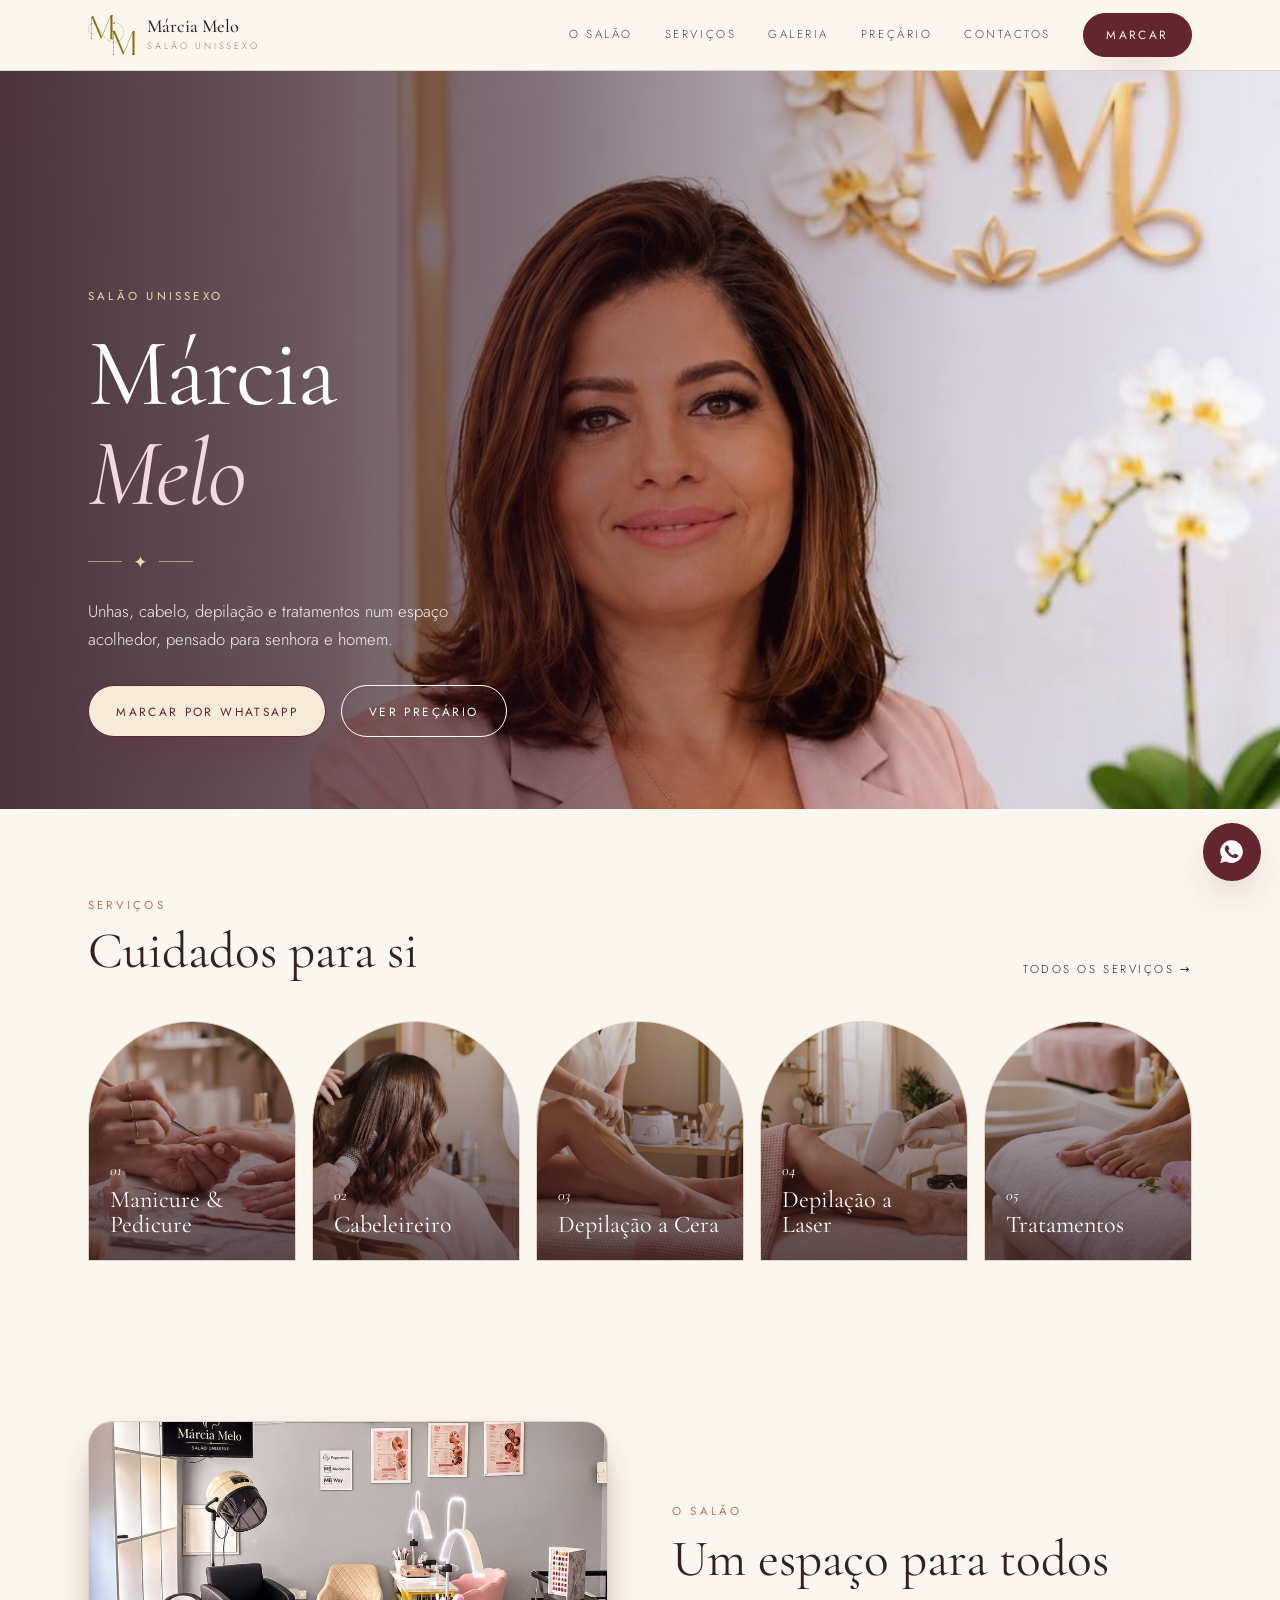
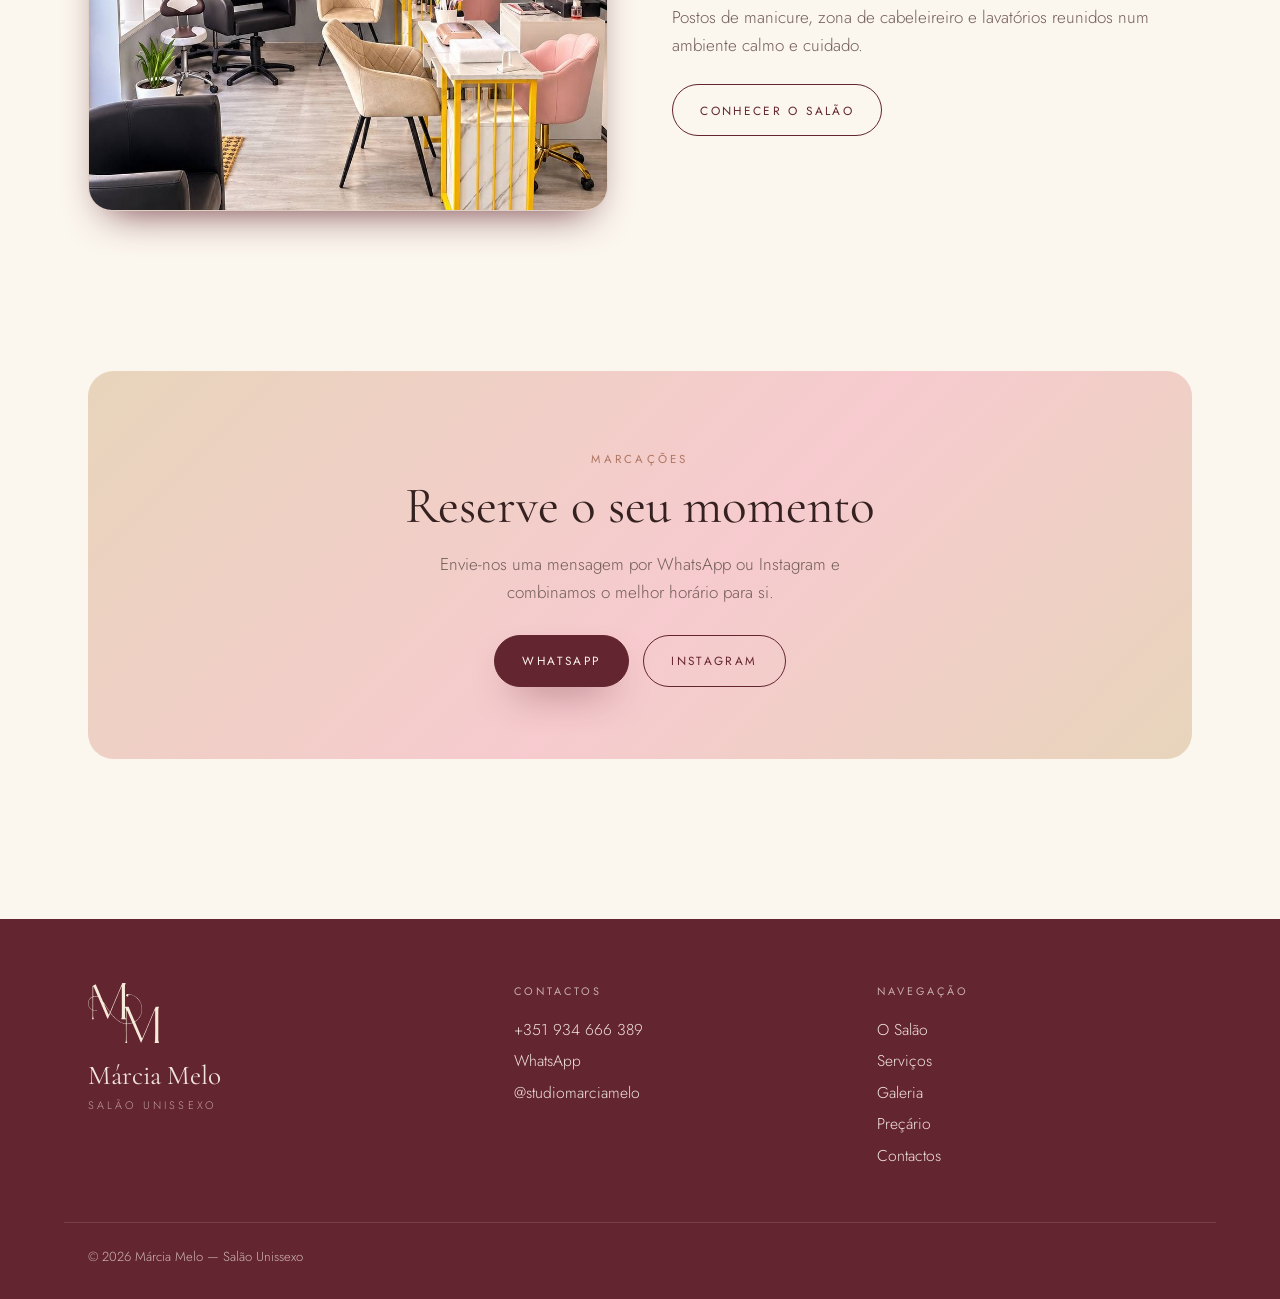
<file: index.html>
<!doctype html><html lang="pt-PT"><head><meta charset="utf-8"><meta name="viewport" content="width=device-width,initial-scale=1">
<title>Márcia Melo — Salão Unissexo</title><meta name="description" content="Márcia Melo — Salão Unissexo: unhas, cabelo, depilação a cera e a laser e tratamentos, para senhora e homem. Marcações por WhatsApp."><meta name="theme-color" content="#5e2230">
<meta property="og:type" content="website"><meta property="og:title" content="Márcia Melo — Salão Unissexo"><meta property="og:description" content="Márcia Melo — Salão Unissexo: unhas, cabelo, depilação a cera e a laser e tratamentos, para senhora e homem. Marcações por WhatsApp."><meta property="og:image" content="img/salao-interior.jpg"><meta property="og:locale" content="pt_PT">
<link rel="icon" href="img/favicon.svg" type="image/svg+xml"><link rel="stylesheet" href="css/fonts.css"><link rel="stylesheet" href="css/style.css">
<script type="application/ld+json">{"@context": "https://schema.org", "@type": "BeautySalon", "name": "Márcia Melo — Salão Unissexo", "telephone": "+351934666389", "sameAs": ["https://www.instagram.com/studiomarciamelo/"], "description": "Márcia Melo — Salão Unissexo: unhas, cabelo, depilação a cera e a laser e tratamentos, para senhora e homem. Marcações por WhatsApp.", "image": "img/salao-interior.jpg", "areaServed": "PT"}</script></head><body>
<header><div class="wrap nav"><a class="brand" href="index.html" aria-label="Márcia Melo — início"><img src="img/mm-ouro.svg" alt="" class="mm" height="40"><span><b>Márcia Melo</b><small>Salão Unissexo</small></span></a><button class="menu" aria-expanded="false" aria-controls="nav">Menu</button>
<nav class="links" id="nav" aria-label="Principal"><a href="sobre.html">O Salão</a><a href="servicos.html">Serviços</a><a href="galeria.html">Galeria</a><a href="precos.html">Preçário</a><a href="contactos.html">Contactos</a></nav><a class="btn solid" href="https://wa.me/351934666389?text=Ol%C3%A1!%20Gostaria%20de%20marcar%20um%20hor%C3%A1rio." target="_blank" rel="noopener">Marcar</a></div></header>
<main><div class="hero"><img class="hero-bg" src="img/marcia-fundo.jpg" alt="Márcia Melo no seu salão" width="1049" height="1280" fetchpriority="high"><div class="wrap"><div><span class="eyebrow">Salão unissexo</span><h1>Márcia <em>Melo</em></h1><div class="orn">✦</div>
<p>Unhas, cabelo, depilação e tratamentos num espaço acolhedor, pensado para senhora e homem.</p><div class="cta"><a class="btn solid" href="https://wa.me/351934666389?text=Ol%C3%A1!%20Gostaria%20de%20marcar%20um%20hor%C3%A1rio." target="_blank" rel="noopener">Marcar por WhatsApp</a><a class="btn line" href="precos.html">Ver preçário</a></div></div></div></div>
<section><div class="wrap"><div class="head"><div><span class="eyebrow">Serviços</span><h2>Cuidados para si</h2></div><a href="servicos.html">Todos os serviços →</a></div><div class="cards"><a class="card" href="servicos.html" style="--bg:url(../img/serv-manicure.jpg)"><i>01</i><h3>Manicure &amp; Pedicure</h3></a><a class="card" href="servicos.html" style="--bg:url(../img/serv-cabelo.jpg)"><i>02</i><h3>Cabeleireiro</h3></a><a class="card" href="servicos.html" style="--bg:url(../img/serv-cera.jpg)"><i>03</i><h3>Depilação a Cera</h3></a><a class="card" href="servicos.html" style="--bg:url(../img/serv-laser.jpg)"><i>04</i><h3>Depilação a Laser</h3></a><a class="card" href="servicos.html" style="--bg:url(../img/serv-pedicure.jpg)"><i>05</i><h3>Tratamentos</h3></a></div></div></section>
<section><div class="wrap split"><div class="frame"><img src="img/salao-interior.jpg" alt="Postos de manicure e cadeiras do salão" loading="lazy" decoding="async"></div><div><span class="eyebrow">O Salão</span><h2>Um espaço para todos</h2><p>Postos de manicure, zona de cabeleireiro e lavatórios reunidos num ambiente calmo e cuidado.</p><a class="btn line" href="sobre.html">Conhecer o salão</a></div></div></section><section><div class="wrap"><div class="band"><span class="eyebrow">Marcações</span><h2>Reserve o seu momento</h2><p>Envie-nos uma mensagem por WhatsApp ou Instagram e combinamos o melhor horário para si.</p>
<div class="cta"><a class="btn solid" href="https://wa.me/351934666389?text=Ol%C3%A1!%20Gostaria%20de%20marcar%20um%20hor%C3%A1rio." target="_blank" rel="noopener">WhatsApp</a><a class="btn line" href="https://www.instagram.com/studiomarciamelo/" target="_blank" rel="noopener">Instagram</a></div></div></div></section></main>
<footer><div class="wrap"><div><img src="img/mm-creme.svg" alt="" height="60" style="margin-bottom:1rem"><p class="nm">Márcia Melo<small>Salão Unissexo</small></p></div><div><h4>Contactos</h4><a href="tel:+351934666389">+351 934 666 389</a><a href="https://wa.me/351934666389?text=Ol%C3%A1!%20Gostaria%20de%20marcar%20um%20hor%C3%A1rio." target="_blank" rel="noopener">WhatsApp</a><a href="https://www.instagram.com/studiomarciamelo/" target="_blank" rel="noopener">@studiomarciamelo</a></div>
<div><h4>Navegação</h4><a href="sobre.html">O Salão</a><a href="servicos.html">Serviços</a><a href="galeria.html">Galeria</a><a href="precos.html">Preçário</a><a href="contactos.html">Contactos</a></div></div><div class="wrap copy">© 2026 Márcia Melo — Salão Unissexo</div></footer>
<a class="fab" href="https://wa.me/351934666389?text=Ol%C3%A1!%20Gostaria%20de%20marcar%20um%20hor%C3%A1rio." target="_blank" rel="noopener" aria-label="Marcar por WhatsApp"><svg viewBox="0 0 24 24" fill="currentColor" aria-hidden="true"><path d="M12 2a10 10 0 0 0-8.6 15.1L2 22l5-1.3A10 10 0 1 0 12 2Zm5.8 14.2c-.2.7-1.4 1.3-2 1.4-.5.1-1.2.1-1.9-.1-.4-.1-1-.3-1.7-.6-3-1.3-4.9-4.3-5-4.5-.2-.2-1.2-1.6-1.2-3s.8-2.1 1-2.4c.3-.3.6-.4.8-.4h.6c.2 0 .4 0 .6.5l.9 2.2c.1.2.1.4 0 .6l-.3.5-.4.5c-.1.1-.3.3-.1.6.2.3.8 1.3 1.7 2.1 1.2 1 2.1 1.4 2.4 1.5.3.1.5.1.6-.1l.9-1c.2-.3.4-.2.7-.1l2 1c.3.1.5.2.5.3.1.2.1.8-.1 1.5Z"/></svg></a><script src="js/main.js" defer></script></body></html>
</file>
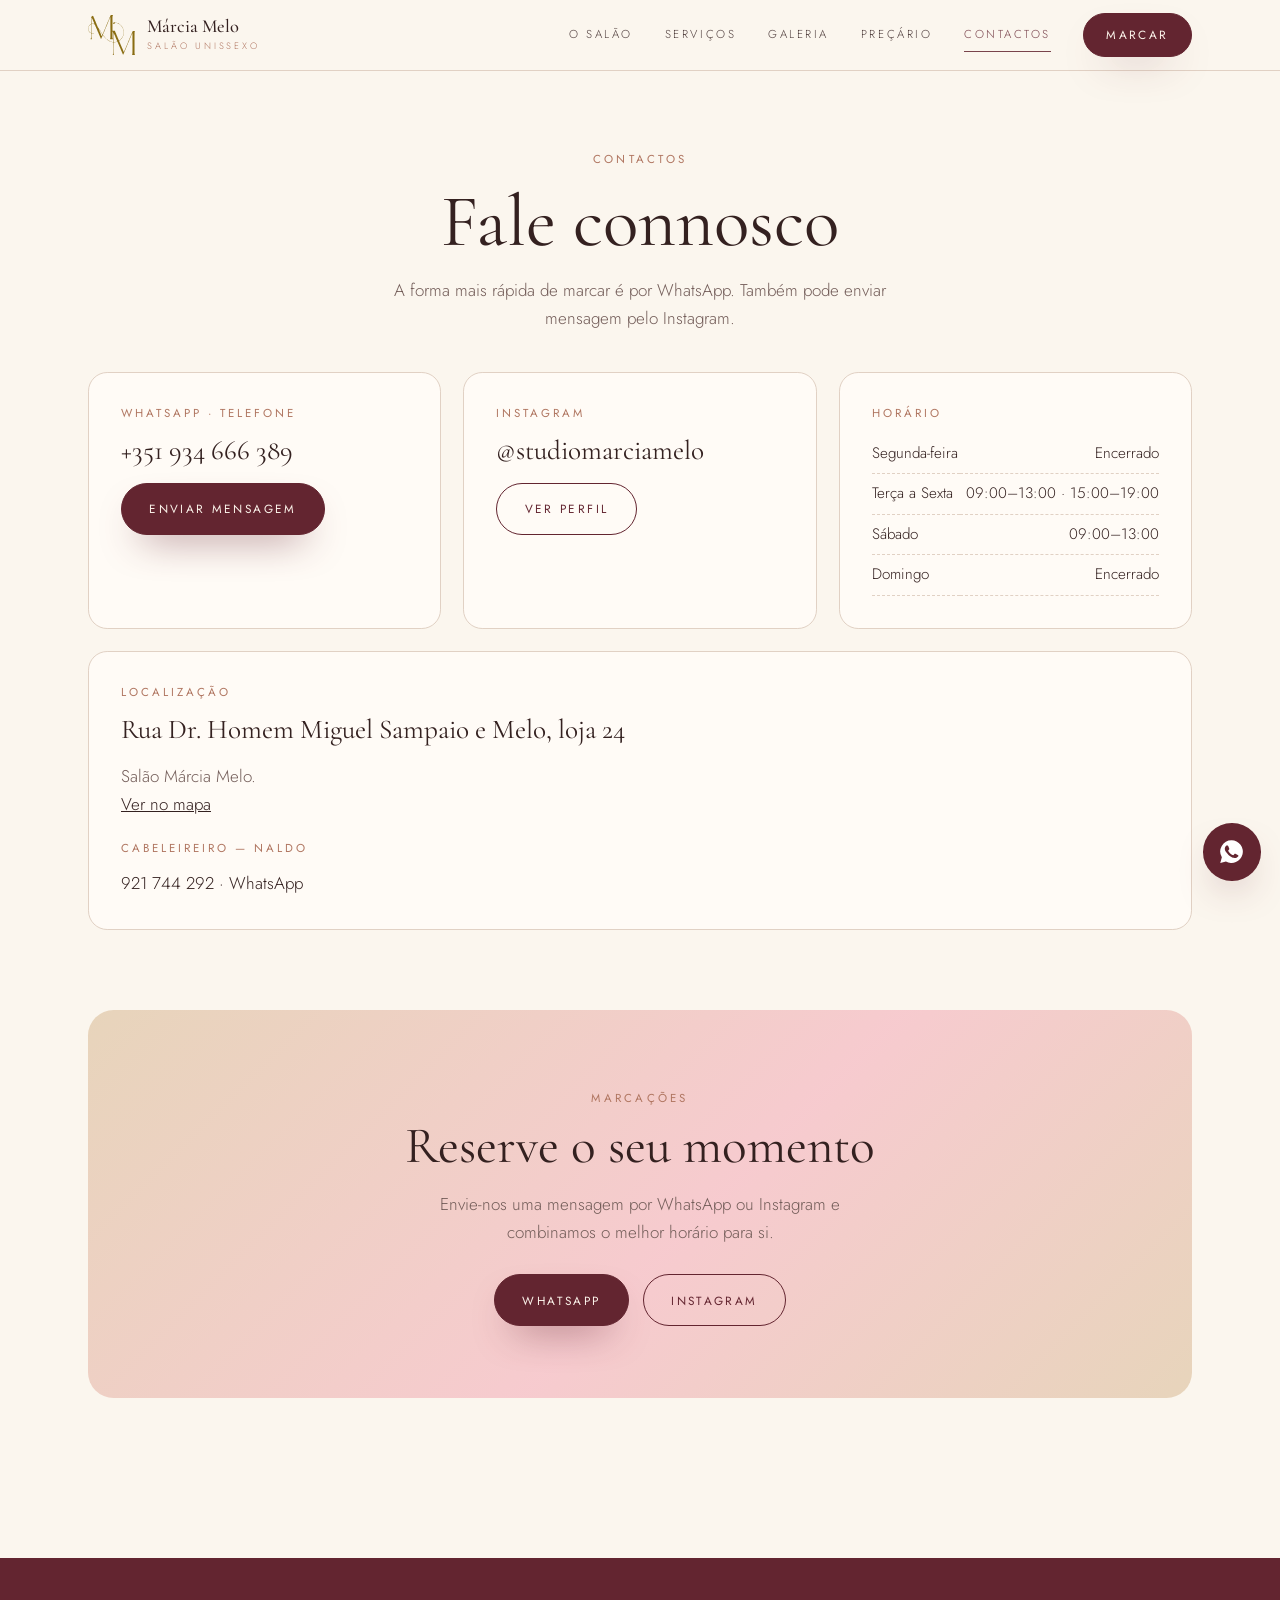
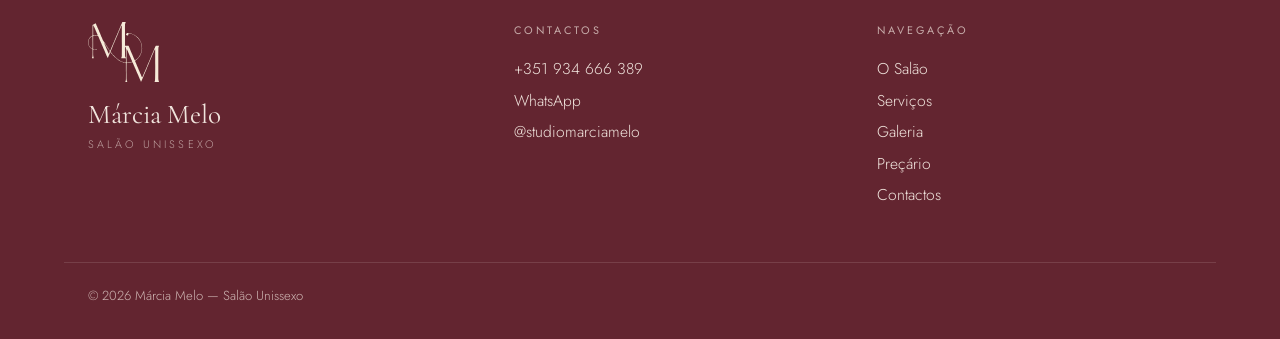
<file: contactos.html>
<!doctype html><html lang="pt-PT"><head><meta charset="utf-8"><meta name="viewport" content="width=device-width,initial-scale=1">
<title>Contactos — Márcia Melo</title><meta name="description" content="Márcia Melo — Salão Unissexo: unhas, cabelo, depilação a cera e a laser e tratamentos, para senhora e homem. Marcações por WhatsApp."><meta name="theme-color" content="#5e2230">
<meta property="og:type" content="website"><meta property="og:title" content="Contactos — Márcia Melo"><meta property="og:description" content="Márcia Melo — Salão Unissexo: unhas, cabelo, depilação a cera e a laser e tratamentos, para senhora e homem. Marcações por WhatsApp."><meta property="og:image" content="img/salao-interior.jpg"><meta property="og:locale" content="pt_PT">
<link rel="icon" href="img/favicon.svg" type="image/svg+xml"><link rel="stylesheet" href="css/fonts.css"><link rel="stylesheet" href="css/style.css">
<script type="application/ld+json">{"@context": "https://schema.org", "@type": "BeautySalon", "name": "Márcia Melo — Salão Unissexo", "telephone": "+351934666389", "sameAs": ["https://www.instagram.com/studiomarciamelo/"], "description": "Márcia Melo — Salão Unissexo: unhas, cabelo, depilação a cera e a laser e tratamentos, para senhora e homem. Marcações por WhatsApp.", "image": "img/salao-interior.jpg", "areaServed": "PT"}</script></head><body>
<header><div class="wrap nav"><a class="brand" href="index.html" aria-label="Márcia Melo — início"><img src="img/mm-ouro.svg" alt="" class="mm" height="40"><span><b>Márcia Melo</b><small>Salão Unissexo</small></span></a><button class="menu" aria-expanded="false" aria-controls="nav">Menu</button>
<nav class="links" id="nav" aria-label="Principal"><a href="sobre.html">O Salão</a><a href="servicos.html">Serviços</a><a href="galeria.html">Galeria</a><a href="precos.html">Preçário</a><a href="contactos.html" aria-current=page>Contactos</a></nav><a class="btn solid" href="https://wa.me/351934666389?text=Ol%C3%A1!%20Gostaria%20de%20marcar%20um%20hor%C3%A1rio." target="_blank" rel="noopener">Marcar</a></div></header>
<main><div class="page-head wrap"><span class="eyebrow">Contactos</span><h1>Fale connosco</h1><p>A forma mais rápida de marcar é por WhatsApp. Também pode enviar mensagem pelo Instagram.</p></div><div class="wrap contact"><div><h3>WhatsApp · Telefone</h3><a class="big" href="tel:+351934666389">+351 934 666 389</a><a class="btn solid" href="https://wa.me/351934666389?text=Ol%C3%A1!%20Gostaria%20de%20marcar%20um%20hor%C3%A1rio." target="_blank" rel="noopener">Enviar mensagem</a></div>
<div><h3>Instagram</h3><a class="big" href="https://www.instagram.com/studiomarciamelo/" target="_blank" rel="noopener">@studiomarciamelo</a><a class="btn line" href="https://www.instagram.com/studiomarciamelo/" target="_blank" rel="noopener">Ver perfil</a></div>
<div><h3>Horário</h3><table><tr><td>Segunda-feira</td><td>Encerrado</td></tr><tr><td>Terça a Sexta</td><td>09:00–13:00 · 15:00–19:00</td></tr><tr><td>Sábado</td><td>09:00–13:00</td></tr><tr><td>Domingo</td><td>Encerrado</td></tr></table></div></div>
<div class="wrap" style="margin-top:1.4rem"><div class="contact" style="grid-template-columns:1fr"><div><h3>Localização</h3><span class="big">Rua Dr. Homem Miguel Sampaio e Melo, loja 24</span><p style="color:var(--muted-fg)">Salão Márcia Melo.</p><p><a style="text-decoration:underline" href="https://www.google.com/maps/search/?api=1&query=Rua+Dr+Homem+Miguel+Sampaio+e+Melo+loja+24+Set%C3%BAbal" target="_blank" rel="noopener">Ver no mapa</a></p><h3 style="margin-top:1.4rem">Cabeleireiro — Naldo</h3><p><a href="tel:+351921744292">921 744 292</a> · <a href="https://wa.me/351921744292?text=Ol%C3%A1%20Naldo%2C%20gostava%20de%20marcar%20no%20cabeleireiro." target="_blank" rel="noopener">WhatsApp</a></p></div></div></div><section><div class="wrap"><div class="band"><span class="eyebrow">Marcações</span><h2>Reserve o seu momento</h2><p>Envie-nos uma mensagem por WhatsApp ou Instagram e combinamos o melhor horário para si.</p>
<div class="cta"><a class="btn solid" href="https://wa.me/351934666389?text=Ol%C3%A1!%20Gostaria%20de%20marcar%20um%20hor%C3%A1rio." target="_blank" rel="noopener">WhatsApp</a><a class="btn line" href="https://www.instagram.com/studiomarciamelo/" target="_blank" rel="noopener">Instagram</a></div></div></div></section></main>
<footer><div class="wrap"><div><img src="img/mm-creme.svg" alt="" height="60" style="margin-bottom:1rem"><p class="nm">Márcia Melo<small>Salão Unissexo</small></p></div><div><h4>Contactos</h4><a href="tel:+351934666389">+351 934 666 389</a><a href="https://wa.me/351934666389?text=Ol%C3%A1!%20Gostaria%20de%20marcar%20um%20hor%C3%A1rio." target="_blank" rel="noopener">WhatsApp</a><a href="https://www.instagram.com/studiomarciamelo/" target="_blank" rel="noopener">@studiomarciamelo</a></div>
<div><h4>Navegação</h4><a href="sobre.html">O Salão</a><a href="servicos.html">Serviços</a><a href="galeria.html">Galeria</a><a href="precos.html">Preçário</a><a href="contactos.html">Contactos</a></div></div><div class="wrap copy">© 2026 Márcia Melo — Salão Unissexo</div></footer>
<a class="fab" href="https://wa.me/351934666389?text=Ol%C3%A1!%20Gostaria%20de%20marcar%20um%20hor%C3%A1rio." target="_blank" rel="noopener" aria-label="Marcar por WhatsApp"><svg viewBox="0 0 24 24" fill="currentColor" aria-hidden="true"><path d="M12 2a10 10 0 0 0-8.6 15.1L2 22l5-1.3A10 10 0 1 0 12 2Zm5.8 14.2c-.2.7-1.4 1.3-2 1.4-.5.1-1.2.1-1.9-.1-.4-.1-1-.3-1.7-.6-3-1.3-4.9-4.3-5-4.5-.2-.2-1.2-1.6-1.2-3s.8-2.1 1-2.4c.3-.3.6-.4.8-.4h.6c.2 0 .4 0 .6.5l.9 2.2c.1.2.1.4 0 .6l-.3.5-.4.5c-.1.1-.3.3-.1.6.2.3.8 1.3 1.7 2.1 1.2 1 2.1 1.4 2.4 1.5.3.1.5.1.6-.1l.9-1c.2-.3.4-.2.7-.1l2 1c.3.1.5.2.5.3.1.2.1.8-.1 1.5Z"/></svg></a><script src="js/main.js" defer></script></body></html>
</file>
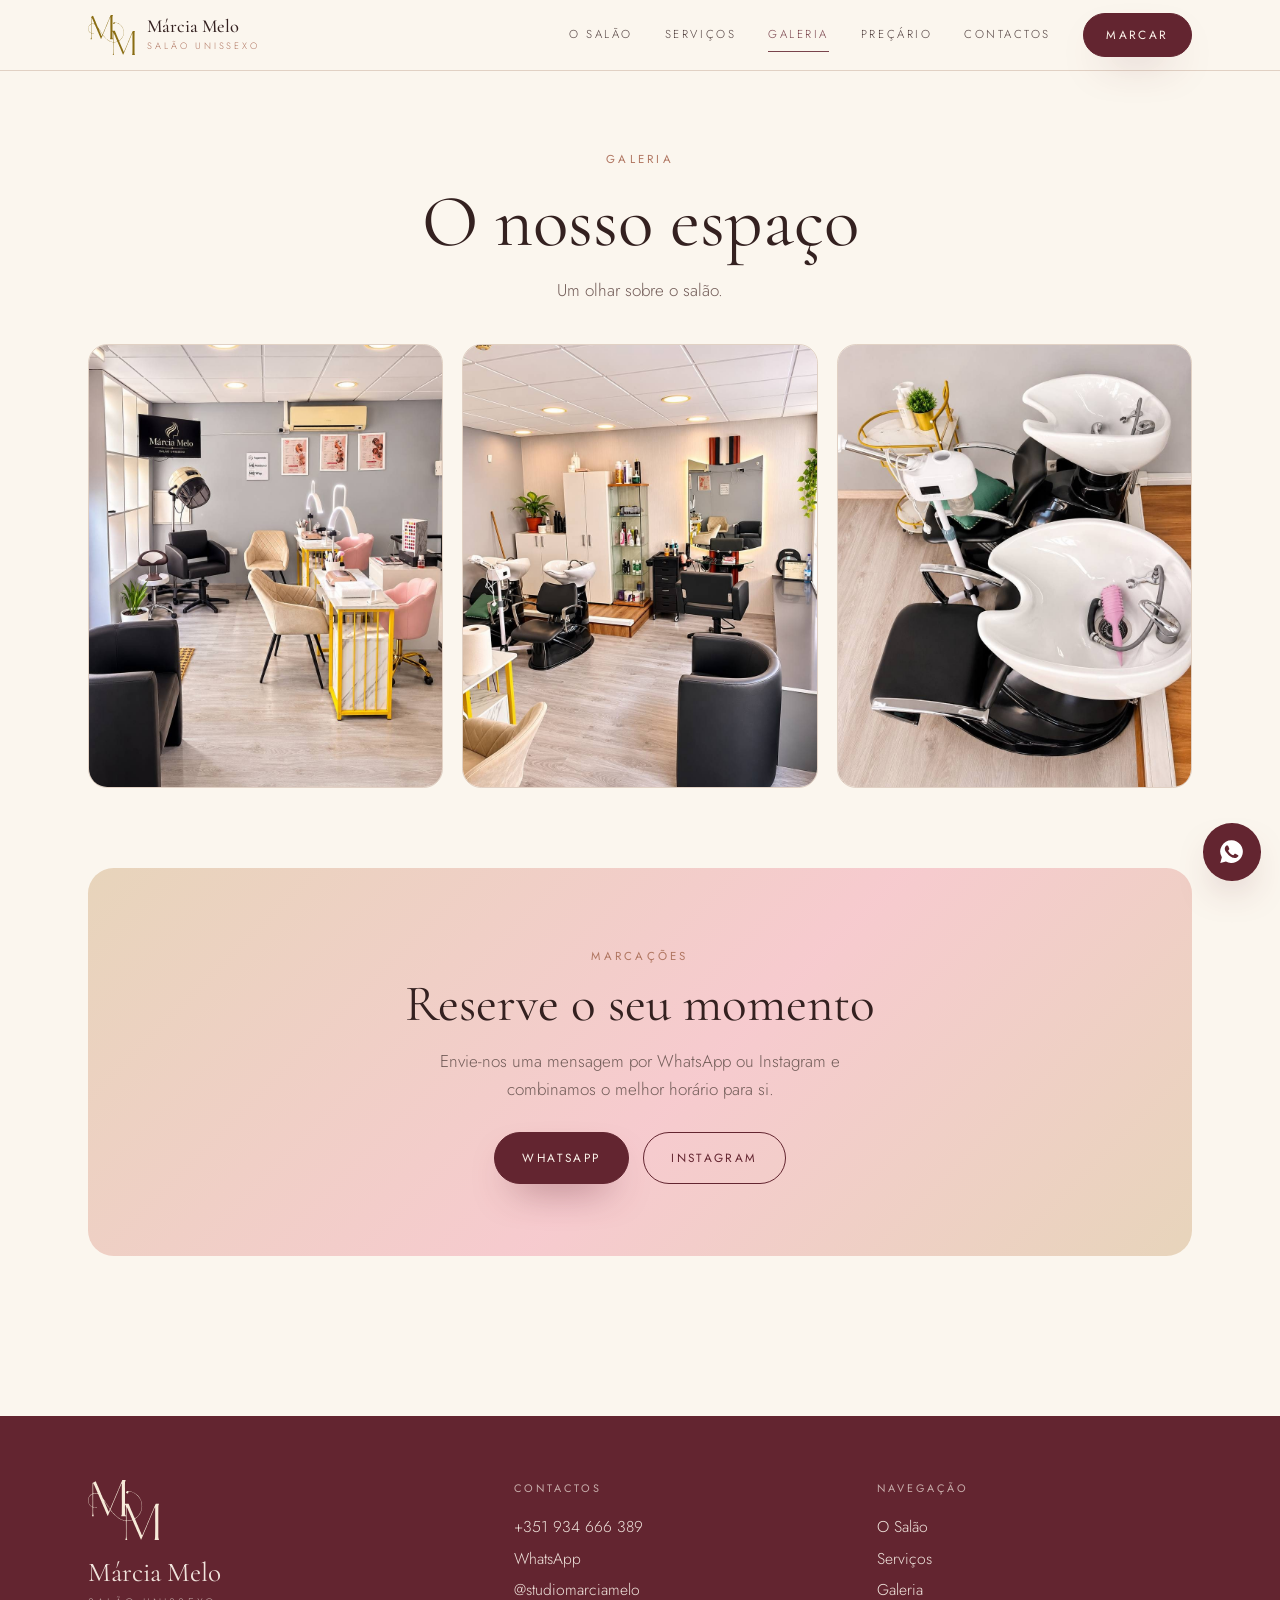
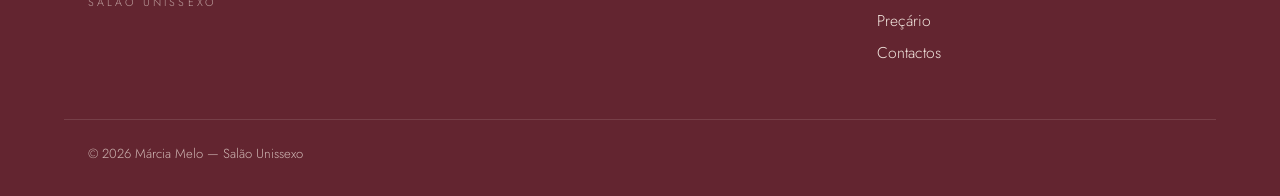
<file: galeria.html>
<!doctype html><html lang="pt-PT"><head><meta charset="utf-8"><meta name="viewport" content="width=device-width,initial-scale=1">
<title>Galeria — Márcia Melo</title><meta name="description" content="Márcia Melo — Salão Unissexo: unhas, cabelo, depilação a cera e a laser e tratamentos, para senhora e homem. Marcações por WhatsApp."><meta name="theme-color" content="#5e2230">
<meta property="og:type" content="website"><meta property="og:title" content="Galeria — Márcia Melo"><meta property="og:description" content="Márcia Melo — Salão Unissexo: unhas, cabelo, depilação a cera e a laser e tratamentos, para senhora e homem. Marcações por WhatsApp."><meta property="og:image" content="img/salao-interior.jpg"><meta property="og:locale" content="pt_PT">
<link rel="icon" href="img/favicon.svg" type="image/svg+xml"><link rel="stylesheet" href="css/fonts.css"><link rel="stylesheet" href="css/style.css">
<script type="application/ld+json">{"@context": "https://schema.org", "@type": "BeautySalon", "name": "Márcia Melo — Salão Unissexo", "telephone": "+351934666389", "sameAs": ["https://www.instagram.com/studiomarciamelo/"], "description": "Márcia Melo — Salão Unissexo: unhas, cabelo, depilação a cera e a laser e tratamentos, para senhora e homem. Marcações por WhatsApp.", "image": "img/salao-interior.jpg", "areaServed": "PT"}</script></head><body>
<header><div class="wrap nav"><a class="brand" href="index.html" aria-label="Márcia Melo — início"><img src="img/mm-ouro.svg" alt="" class="mm" height="40"><span><b>Márcia Melo</b><small>Salão Unissexo</small></span></a><button class="menu" aria-expanded="false" aria-controls="nav">Menu</button>
<nav class="links" id="nav" aria-label="Principal"><a href="sobre.html">O Salão</a><a href="servicos.html">Serviços</a><a href="galeria.html" aria-current=page>Galeria</a><a href="precos.html">Preçário</a><a href="contactos.html">Contactos</a></nav><a class="btn solid" href="https://wa.me/351934666389?text=Ol%C3%A1!%20Gostaria%20de%20marcar%20um%20hor%C3%A1rio." target="_blank" rel="noopener">Marcar</a></div></header>
<main><div class="page-head wrap"><span class="eyebrow">Galeria</span><h1>O nosso espaço</h1><p>Um olhar sobre o salão.</p></div><div class="wrap"><div class="gal"><figure><img src="img/salao-interior.jpg" alt="Fotografia do salão Márcia Melo" loading="lazy" decoding="async"></figure><figure><img src="img/salao-cabelo.jpg" alt="Fotografia do salão Márcia Melo" loading="lazy" decoding="async"></figure><figure><img src="img/lavatorios.jpg" alt="Fotografia do salão Márcia Melo" loading="lazy" decoding="async"></figure></div></div><section><div class="wrap"><div class="band"><span class="eyebrow">Marcações</span><h2>Reserve o seu momento</h2><p>Envie-nos uma mensagem por WhatsApp ou Instagram e combinamos o melhor horário para si.</p>
<div class="cta"><a class="btn solid" href="https://wa.me/351934666389?text=Ol%C3%A1!%20Gostaria%20de%20marcar%20um%20hor%C3%A1rio." target="_blank" rel="noopener">WhatsApp</a><a class="btn line" href="https://www.instagram.com/studiomarciamelo/" target="_blank" rel="noopener">Instagram</a></div></div></div></section></main>
<footer><div class="wrap"><div><img src="img/mm-creme.svg" alt="" height="60" style="margin-bottom:1rem"><p class="nm">Márcia Melo<small>Salão Unissexo</small></p></div><div><h4>Contactos</h4><a href="tel:+351934666389">+351 934 666 389</a><a href="https://wa.me/351934666389?text=Ol%C3%A1!%20Gostaria%20de%20marcar%20um%20hor%C3%A1rio." target="_blank" rel="noopener">WhatsApp</a><a href="https://www.instagram.com/studiomarciamelo/" target="_blank" rel="noopener">@studiomarciamelo</a></div>
<div><h4>Navegação</h4><a href="sobre.html">O Salão</a><a href="servicos.html">Serviços</a><a href="galeria.html">Galeria</a><a href="precos.html">Preçário</a><a href="contactos.html">Contactos</a></div></div><div class="wrap copy">© 2026 Márcia Melo — Salão Unissexo</div></footer>
<a class="fab" href="https://wa.me/351934666389?text=Ol%C3%A1!%20Gostaria%20de%20marcar%20um%20hor%C3%A1rio." target="_blank" rel="noopener" aria-label="Marcar por WhatsApp"><svg viewBox="0 0 24 24" fill="currentColor" aria-hidden="true"><path d="M12 2a10 10 0 0 0-8.6 15.1L2 22l5-1.3A10 10 0 1 0 12 2Zm5.8 14.2c-.2.7-1.4 1.3-2 1.4-.5.1-1.2.1-1.9-.1-.4-.1-1-.3-1.7-.6-3-1.3-4.9-4.3-5-4.5-.2-.2-1.2-1.6-1.2-3s.8-2.1 1-2.4c.3-.3.6-.4.8-.4h.6c.2 0 .4 0 .6.5l.9 2.2c.1.2.1.4 0 .6l-.3.5-.4.5c-.1.1-.3.3-.1.6.2.3.8 1.3 1.7 2.1 1.2 1 2.1 1.4 2.4 1.5.3.1.5.1.6-.1l.9-1c.2-.3.4-.2.7-.1l2 1c.3.1.5.2.5.3.1.2.1.8-.1 1.5Z"/></svg></a><script src="js/main.js" defer></script></body></html>
</file>
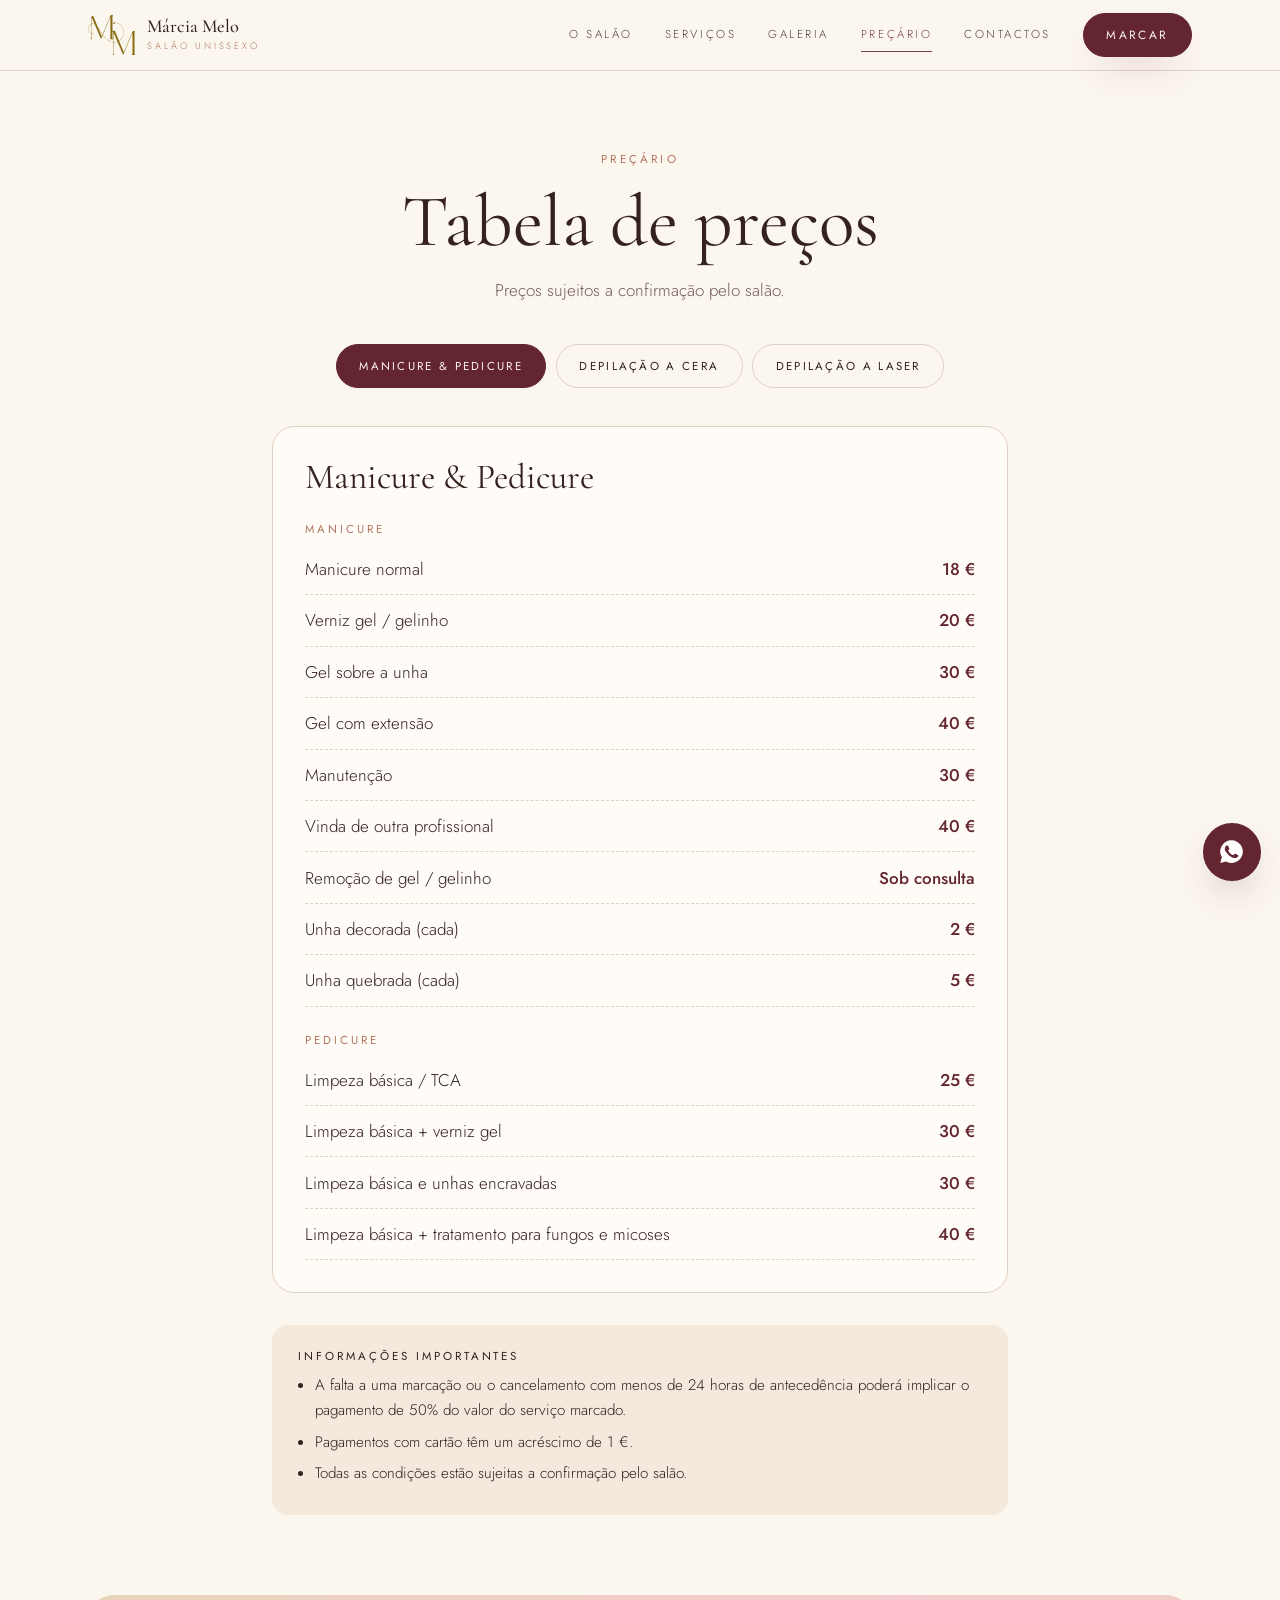
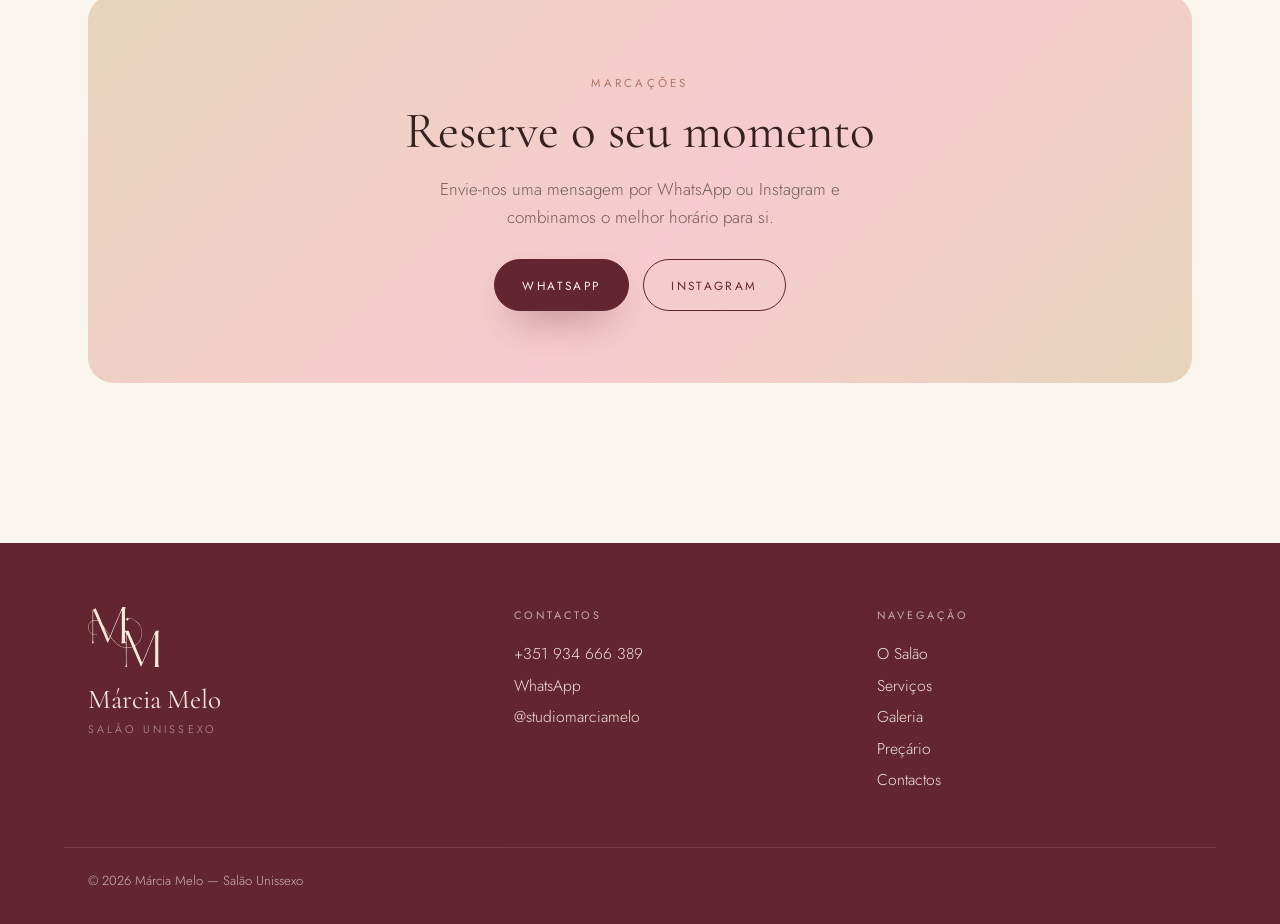
<file: precos.html>
<!doctype html><html lang="pt-PT"><head><meta charset="utf-8"><meta name="viewport" content="width=device-width,initial-scale=1">
<title>Preçário — Márcia Melo</title><meta name="description" content="Márcia Melo — Salão Unissexo: unhas, cabelo, depilação a cera e a laser e tratamentos, para senhora e homem. Marcações por WhatsApp."><meta name="theme-color" content="#5e2230">
<meta property="og:type" content="website"><meta property="og:title" content="Preçário — Márcia Melo"><meta property="og:description" content="Márcia Melo — Salão Unissexo: unhas, cabelo, depilação a cera e a laser e tratamentos, para senhora e homem. Marcações por WhatsApp."><meta property="og:image" content="img/salao-interior.jpg"><meta property="og:locale" content="pt_PT">
<link rel="icon" href="img/favicon.svg" type="image/svg+xml"><link rel="stylesheet" href="css/fonts.css"><link rel="stylesheet" href="css/style.css">
<script type="application/ld+json">{"@context": "https://schema.org", "@type": "BeautySalon", "name": "Márcia Melo — Salão Unissexo", "telephone": "+351934666389", "sameAs": ["https://www.instagram.com/studiomarciamelo/"], "description": "Márcia Melo — Salão Unissexo: unhas, cabelo, depilação a cera e a laser e tratamentos, para senhora e homem. Marcações por WhatsApp.", "image": "img/salao-interior.jpg", "areaServed": "PT"}</script></head><body>
<header><div class="wrap nav"><a class="brand" href="index.html" aria-label="Márcia Melo — início"><img src="img/mm-ouro.svg" alt="" class="mm" height="40"><span><b>Márcia Melo</b><small>Salão Unissexo</small></span></a><button class="menu" aria-expanded="false" aria-controls="nav">Menu</button>
<nav class="links" id="nav" aria-label="Principal"><a href="sobre.html">O Salão</a><a href="servicos.html">Serviços</a><a href="galeria.html">Galeria</a><a href="precos.html" aria-current=page>Preçário</a><a href="contactos.html">Contactos</a></nav><a class="btn solid" href="https://wa.me/351934666389?text=Ol%C3%A1!%20Gostaria%20de%20marcar%20um%20hor%C3%A1rio." target="_blank" rel="noopener">Marcar</a></div></header>
<main><div class="page-head wrap"><span class="eyebrow">Preçário</span><h1>Tabela de preços</h1><p>Preços sujeitos a confirmação pelo salão.</p></div><div class="wrap"><div class="tabs" role="tablist"><button role="tab" aria-selected="true" aria-controls="p0" id="t0">Manicure &amp; Pedicure</button><button role="tab" aria-selected="false" aria-controls="p1" id="t1">Depilação a Cera</button><button role="tab" aria-selected="false" aria-controls="p2" id="t2">Depilação a Laser</button></div><div class="price" role="tabpanel" id="p0" aria-labelledby="t0"><h2>Manicure &amp; Pedicure</h2><h3>Manicure</h3><ul><li><span>Manicure normal</span><b>18 €</b></li><li><span>Verniz gel / gelinho</span><b>20 €</b></li><li><span>Gel sobre a unha</span><b>30 €</b></li><li><span>Gel com extensão</span><b>40 €</b></li><li><span>Manutenção</span><b>30 €</b></li><li><span>Vinda de outra profissional</span><b>40 €</b></li><li><span>Remoção de gel / gelinho</span><b>Sob consulta</b></li><li><span>Unha decorada (cada)</span><b>2 €</b></li><li><span>Unha quebrada (cada)</span><b>5 €</b></li></ul><h3>Pedicure</h3><ul><li><span>Limpeza básica / TCA</span><b>25 €</b></li><li><span>Limpeza básica + verniz gel</span><b>30 €</b></li><li><span>Limpeza básica e unhas encravadas</span><b>30 €</b></li><li><span>Limpeza básica + tratamento para fungos e micoses</span><b>40 €</b></li></ul></div><div class="price" role="tabpanel" id="p1" aria-labelledby="t1" hidden><h2>Depilação a Cera</h2><h3>Feminina</h3><ul><li><span>Perna completa</span><b>30 €</b></li><li><span>Meia perna</span><b>16 €</b></li><li><span>Virilha</span><b>20 €</b></li><li><span>Axilas</span><b>15 €</b></li><li><span>Braço</span><b>10 €</b></li><li><span>Rosto / buço</span><b>8 €</b></li></ul><h3>Masculina</h3><ul><li><span>Perna completa</span><b>35 €</b></li><li><span>Meia perna</span><b>18 €</b></li><li><span>Virilha</span><b>25 €</b></li><li><span>Axilas</span><b>15 €</b></li><li><span>Braço</span><b>16 €</b></li><li><span>Costas</span><b>25 €</b></li><li><span>Peito</span><b>35 €</b></li><li><span>Rosto / barba</span><b>25 €</b></li></ul></div><div class="price" role="tabpanel" id="p2" aria-labelledby="t2" hidden><h2>Depilação a Laser</h2><h3>Feminina</h3><ul><li><span>Perna completa</span><b>80 €</b></li><li><span>Meia perna</span><b>50 €</b></li><li><span>Virilha completa</span><b>40 €</b></li><li><span>Axilas</span><b>30 €</b></li><li><span>Braço</span><b>30 €</b></li><li><span>Buço</span><b>15 €</b></li></ul><h3>Masculina</h3><ul><li><span>Perna completa</span><b>95 €</b></li><li><span>Meia perna</span><b>60 €</b></li><li><span>Virilha</span><b>40 €</b></li><li><span>Axilas</span><b>30 €</b></li><li><span>Braço</span><b>30 €</b></li><li><span>Costas</span><b>40 €</b></li><li><span>Peito</span><b>50 €</b></li><li><span>Rosto / barba</span><b>30 €</b></li></ul></div><div class="note"><h3>Informações importantes</h3><ul><li>A falta a uma marcação ou o cancelamento com menos de 24 horas de antecedência poderá implicar o pagamento de 50% do valor do serviço marcado.</li><li>Pagamentos com cartão têm um acréscimo de 1 €.</li><li>Todas as condições estão sujeitas a confirmação pelo salão.</li></ul></div></div><section><div class="wrap"><div class="band"><span class="eyebrow">Marcações</span><h2>Reserve o seu momento</h2><p>Envie-nos uma mensagem por WhatsApp ou Instagram e combinamos o melhor horário para si.</p>
<div class="cta"><a class="btn solid" href="https://wa.me/351934666389?text=Ol%C3%A1!%20Gostaria%20de%20marcar%20um%20hor%C3%A1rio." target="_blank" rel="noopener">WhatsApp</a><a class="btn line" href="https://www.instagram.com/studiomarciamelo/" target="_blank" rel="noopener">Instagram</a></div></div></div></section></main>
<footer><div class="wrap"><div><img src="img/mm-creme.svg" alt="" height="60" style="margin-bottom:1rem"><p class="nm">Márcia Melo<small>Salão Unissexo</small></p></div><div><h4>Contactos</h4><a href="tel:+351934666389">+351 934 666 389</a><a href="https://wa.me/351934666389?text=Ol%C3%A1!%20Gostaria%20de%20marcar%20um%20hor%C3%A1rio." target="_blank" rel="noopener">WhatsApp</a><a href="https://www.instagram.com/studiomarciamelo/" target="_blank" rel="noopener">@studiomarciamelo</a></div>
<div><h4>Navegação</h4><a href="sobre.html">O Salão</a><a href="servicos.html">Serviços</a><a href="galeria.html">Galeria</a><a href="precos.html">Preçário</a><a href="contactos.html">Contactos</a></div></div><div class="wrap copy">© 2026 Márcia Melo — Salão Unissexo</div></footer>
<a class="fab" href="https://wa.me/351934666389?text=Ol%C3%A1!%20Gostaria%20de%20marcar%20um%20hor%C3%A1rio." target="_blank" rel="noopener" aria-label="Marcar por WhatsApp"><svg viewBox="0 0 24 24" fill="currentColor" aria-hidden="true"><path d="M12 2a10 10 0 0 0-8.6 15.1L2 22l5-1.3A10 10 0 1 0 12 2Zm5.8 14.2c-.2.7-1.4 1.3-2 1.4-.5.1-1.2.1-1.9-.1-.4-.1-1-.3-1.7-.6-3-1.3-4.9-4.3-5-4.5-.2-.2-1.2-1.6-1.2-3s.8-2.1 1-2.4c.3-.3.6-.4.8-.4h.6c.2 0 .4 0 .6.5l.9 2.2c.1.2.1.4 0 .6l-.3.5-.4.5c-.1.1-.3.3-.1.6.2.3.8 1.3 1.7 2.1 1.2 1 2.1 1.4 2.4 1.5.3.1.5.1.6-.1l.9-1c.2-.3.4-.2.7-.1l2 1c.3.1.5.2.5.3.1.2.1.8-.1 1.5Z"/></svg></a><script src="js/main.js" defer></script></body></html>
</file>
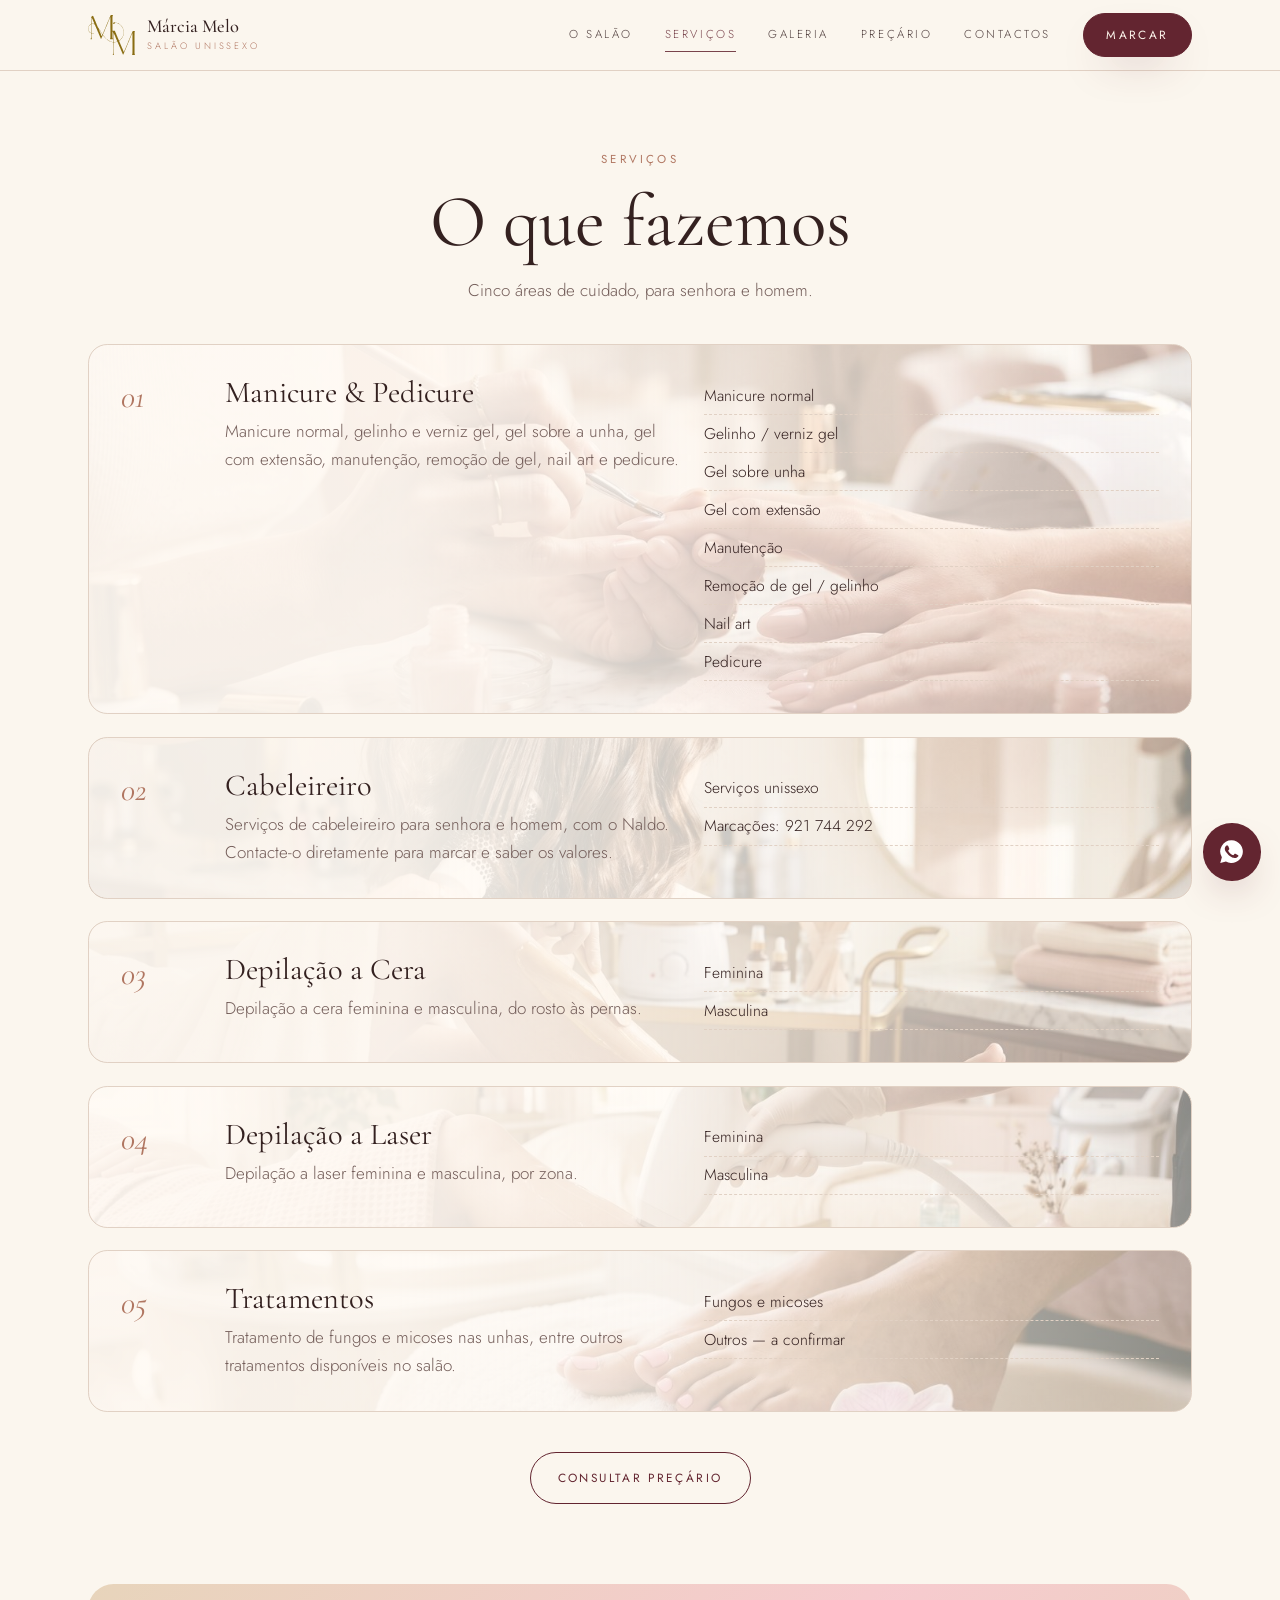
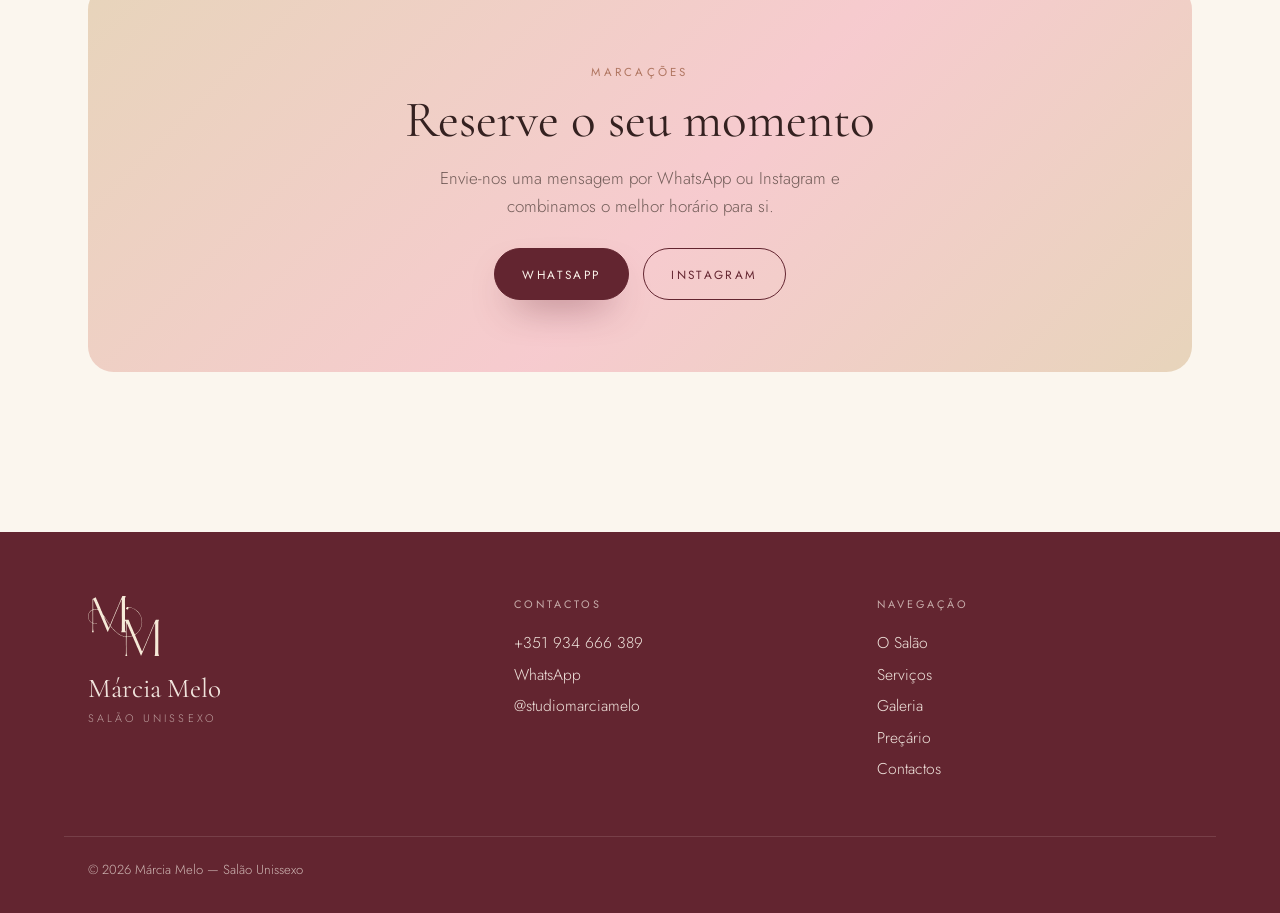
<file: servicos.html>
<!doctype html><html lang="pt-PT"><head><meta charset="utf-8"><meta name="viewport" content="width=device-width,initial-scale=1">
<title>Serviços — Márcia Melo</title><meta name="description" content="Márcia Melo — Salão Unissexo: unhas, cabelo, depilação a cera e a laser e tratamentos, para senhora e homem. Marcações por WhatsApp."><meta name="theme-color" content="#5e2230">
<meta property="og:type" content="website"><meta property="og:title" content="Serviços — Márcia Melo"><meta property="og:description" content="Márcia Melo — Salão Unissexo: unhas, cabelo, depilação a cera e a laser e tratamentos, para senhora e homem. Marcações por WhatsApp."><meta property="og:image" content="img/salao-interior.jpg"><meta property="og:locale" content="pt_PT">
<link rel="icon" href="img/favicon.svg" type="image/svg+xml"><link rel="stylesheet" href="css/fonts.css"><link rel="stylesheet" href="css/style.css">
<script type="application/ld+json">{"@context": "https://schema.org", "@type": "BeautySalon", "name": "Márcia Melo — Salão Unissexo", "telephone": "+351934666389", "sameAs": ["https://www.instagram.com/studiomarciamelo/"], "description": "Márcia Melo — Salão Unissexo: unhas, cabelo, depilação a cera e a laser e tratamentos, para senhora e homem. Marcações por WhatsApp.", "image": "img/salao-interior.jpg", "areaServed": "PT"}</script></head><body>
<header><div class="wrap nav"><a class="brand" href="index.html" aria-label="Márcia Melo — início"><img src="img/mm-ouro.svg" alt="" class="mm" height="40"><span><b>Márcia Melo</b><small>Salão Unissexo</small></span></a><button class="menu" aria-expanded="false" aria-controls="nav">Menu</button>
<nav class="links" id="nav" aria-label="Principal"><a href="sobre.html">O Salão</a><a href="servicos.html" aria-current=page>Serviços</a><a href="galeria.html">Galeria</a><a href="precos.html">Preçário</a><a href="contactos.html">Contactos</a></nav><a class="btn solid" href="https://wa.me/351934666389?text=Ol%C3%A1!%20Gostaria%20de%20marcar%20um%20hor%C3%A1rio." target="_blank" rel="noopener">Marcar</a></div></header>
<main><div class="page-head wrap"><span class="eyebrow">Serviços</span><h1>O que fazemos</h1><p>Cinco áreas de cuidado, para senhora e homem.</p></div><div class="wrap blocks"><div class="block" style="--bg:url(../img/serv-manicure.jpg)"><span class="n">01</span><div><h3>Manicure &amp; Pedicure</h3><p>Manicure normal, gelinho e verniz gel, gel sobre a unha, gel com extensão, manutenção, remoção de gel, nail art e pedicure.</p></div><ul><li>Manicure normal</li><li>Gelinho / verniz gel</li><li>Gel sobre unha</li><li>Gel com extensão</li><li>Manutenção</li><li>Remoção de gel / gelinho</li><li>Nail art</li><li>Pedicure</li></ul></div><div class="block" style="--bg:url(../img/serv-cabelo.jpg)"><span class="n">02</span><div><h3>Cabeleireiro</h3><p>Serviços de cabeleireiro para senhora e homem, com o Naldo. Contacte-o diretamente para marcar e saber os valores.</p></div><ul><li>Serviços unissexo</li><li>Marcações: 921 744 292</li></ul></div><div class="block" style="--bg:url(../img/serv-cera.jpg)"><span class="n">03</span><div><h3>Depilação a Cera</h3><p>Depilação a cera feminina e masculina, do rosto às pernas.</p></div><ul><li>Feminina</li><li>Masculina</li></ul></div><div class="block" style="--bg:url(../img/serv-laser.jpg)"><span class="n">04</span><div><h3>Depilação a Laser</h3><p>Depilação a laser feminina e masculina, por zona.</p></div><ul><li>Feminina</li><li>Masculina</li></ul></div><div class="block" style="--bg:url(../img/serv-pedicure.jpg)"><span class="n">05</span><div><h3>Tratamentos</h3><p>Tratamento de fungos e micoses nas unhas, entre outros tratamentos disponíveis no salão.</p></div><ul><li>Fungos e micoses</li><li>Outros — a confirmar</li></ul></div></div><div class="wrap" style="text-align:center;margin-top:2.5rem"><a class="btn line" href="precos.html">Consultar preçário</a></div><section><div class="wrap"><div class="band"><span class="eyebrow">Marcações</span><h2>Reserve o seu momento</h2><p>Envie-nos uma mensagem por WhatsApp ou Instagram e combinamos o melhor horário para si.</p>
<div class="cta"><a class="btn solid" href="https://wa.me/351934666389?text=Ol%C3%A1!%20Gostaria%20de%20marcar%20um%20hor%C3%A1rio." target="_blank" rel="noopener">WhatsApp</a><a class="btn line" href="https://www.instagram.com/studiomarciamelo/" target="_blank" rel="noopener">Instagram</a></div></div></div></section></main>
<footer><div class="wrap"><div><img src="img/mm-creme.svg" alt="" height="60" style="margin-bottom:1rem"><p class="nm">Márcia Melo<small>Salão Unissexo</small></p></div><div><h4>Contactos</h4><a href="tel:+351934666389">+351 934 666 389</a><a href="https://wa.me/351934666389?text=Ol%C3%A1!%20Gostaria%20de%20marcar%20um%20hor%C3%A1rio." target="_blank" rel="noopener">WhatsApp</a><a href="https://www.instagram.com/studiomarciamelo/" target="_blank" rel="noopener">@studiomarciamelo</a></div>
<div><h4>Navegação</h4><a href="sobre.html">O Salão</a><a href="servicos.html">Serviços</a><a href="galeria.html">Galeria</a><a href="precos.html">Preçário</a><a href="contactos.html">Contactos</a></div></div><div class="wrap copy">© 2026 Márcia Melo — Salão Unissexo</div></footer>
<a class="fab" href="https://wa.me/351934666389?text=Ol%C3%A1!%20Gostaria%20de%20marcar%20um%20hor%C3%A1rio." target="_blank" rel="noopener" aria-label="Marcar por WhatsApp"><svg viewBox="0 0 24 24" fill="currentColor" aria-hidden="true"><path d="M12 2a10 10 0 0 0-8.6 15.1L2 22l5-1.3A10 10 0 1 0 12 2Zm5.8 14.2c-.2.7-1.4 1.3-2 1.4-.5.1-1.2.1-1.9-.1-.4-.1-1-.3-1.7-.6-3-1.3-4.9-4.3-5-4.5-.2-.2-1.2-1.6-1.2-3s.8-2.1 1-2.4c.3-.3.6-.4.8-.4h.6c.2 0 .4 0 .6.5l.9 2.2c.1.2.1.4 0 .6l-.3.5-.4.5c-.1.1-.3.3-.1.6.2.3.8 1.3 1.7 2.1 1.2 1 2.1 1.4 2.4 1.5.3.1.5.1.6-.1l.9-1c.2-.3.4-.2.7-.1l2 1c.3.1.5.2.5.3.1.2.1.8-.1 1.5Z"/></svg></a><script src="js/main.js" defer></script></body></html>
</file>
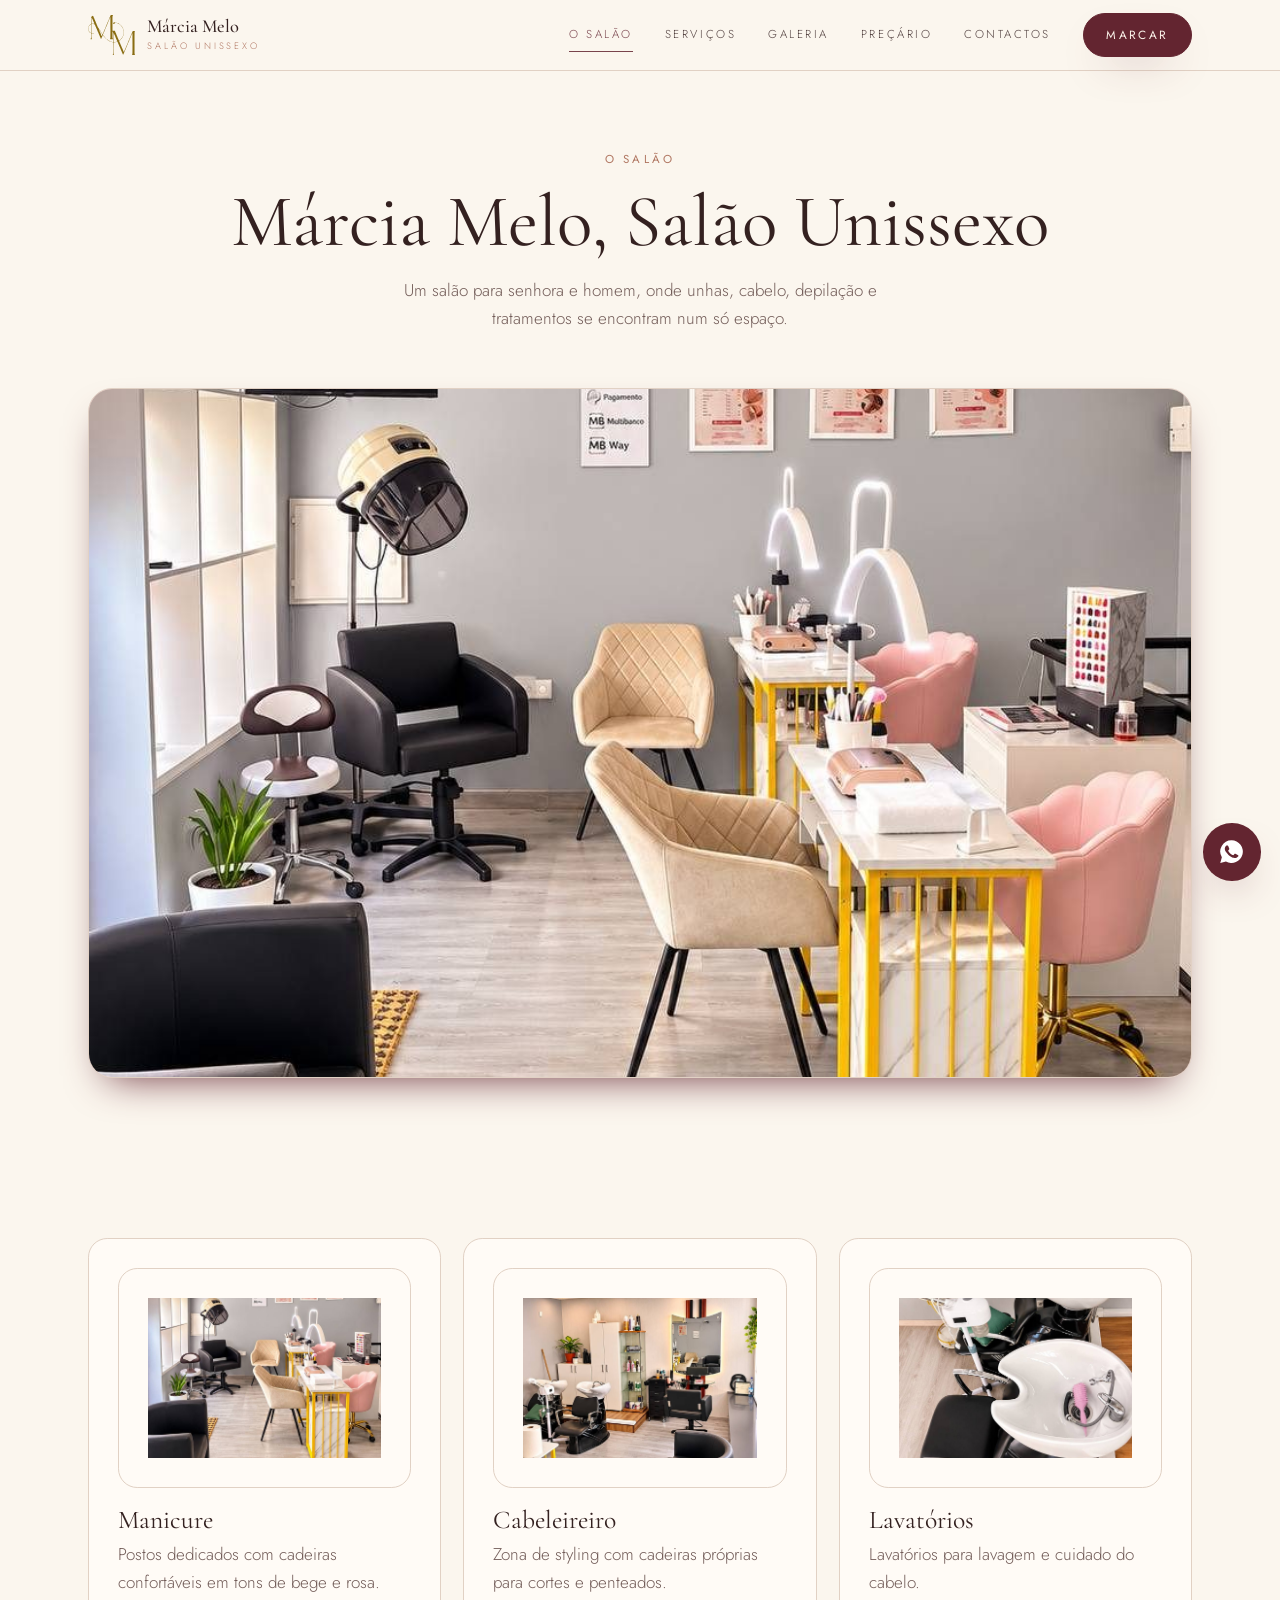
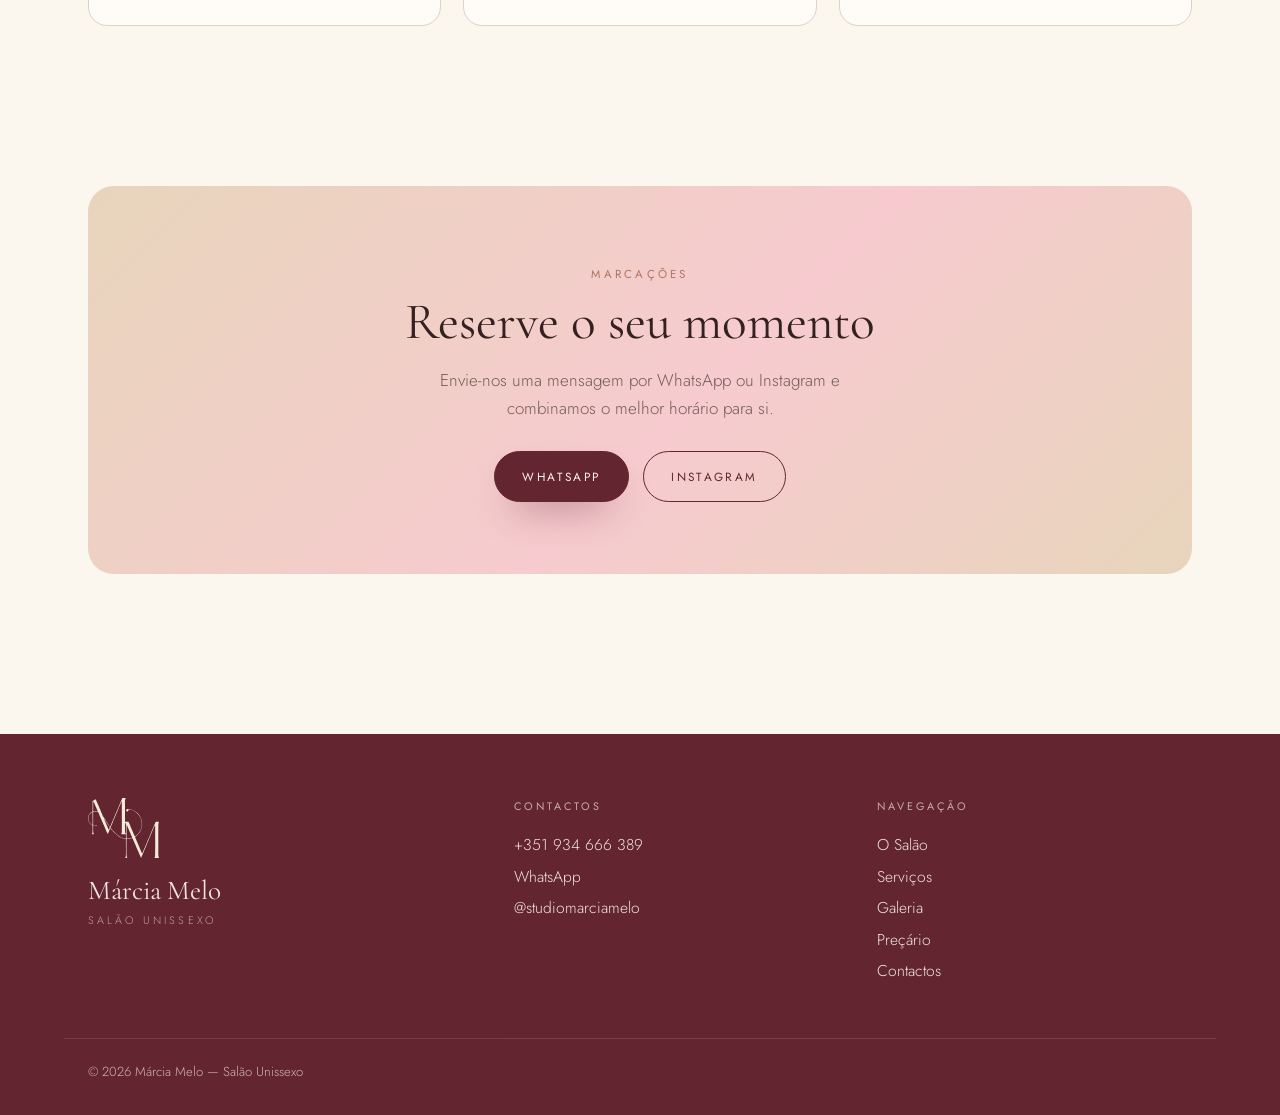
<file: sobre.html>
<!doctype html><html lang="pt-PT"><head><meta charset="utf-8"><meta name="viewport" content="width=device-width,initial-scale=1">
<title>O Salão — Márcia Melo</title><meta name="description" content="Márcia Melo — Salão Unissexo: unhas, cabelo, depilação a cera e a laser e tratamentos, para senhora e homem. Marcações por WhatsApp."><meta name="theme-color" content="#5e2230">
<meta property="og:type" content="website"><meta property="og:title" content="O Salão — Márcia Melo"><meta property="og:description" content="Márcia Melo — Salão Unissexo: unhas, cabelo, depilação a cera e a laser e tratamentos, para senhora e homem. Marcações por WhatsApp."><meta property="og:image" content="img/salao-interior.jpg"><meta property="og:locale" content="pt_PT">
<link rel="icon" href="img/favicon.svg" type="image/svg+xml"><link rel="stylesheet" href="css/fonts.css"><link rel="stylesheet" href="css/style.css">
<script type="application/ld+json">{"@context": "https://schema.org", "@type": "BeautySalon", "name": "Márcia Melo — Salão Unissexo", "telephone": "+351934666389", "sameAs": ["https://www.instagram.com/studiomarciamelo/"], "description": "Márcia Melo — Salão Unissexo: unhas, cabelo, depilação a cera e a laser e tratamentos, para senhora e homem. Marcações por WhatsApp.", "image": "img/salao-interior.jpg", "areaServed": "PT"}</script></head><body>
<header><div class="wrap nav"><a class="brand" href="index.html" aria-label="Márcia Melo — início"><img src="img/mm-ouro.svg" alt="" class="mm" height="40"><span><b>Márcia Melo</b><small>Salão Unissexo</small></span></a><button class="menu" aria-expanded="false" aria-controls="nav">Menu</button>
<nav class="links" id="nav" aria-label="Principal"><a href="sobre.html" aria-current=page>O Salão</a><a href="servicos.html">Serviços</a><a href="galeria.html">Galeria</a><a href="precos.html">Preçário</a><a href="contactos.html">Contactos</a></nav><a class="btn solid" href="https://wa.me/351934666389?text=Ol%C3%A1!%20Gostaria%20de%20marcar%20um%20hor%C3%A1rio." target="_blank" rel="noopener">Marcar</a></div></header>
<main><div class="page-head wrap"><span class="eyebrow">O Salão</span><h1>Márcia Melo, Salão Unissexo</h1><p>Um salão para senhora e homem, onde unhas, cabelo, depilação e tratamentos se encontram num só espaço.</p></div><section style="padding-top:1rem"><div class="wrap"><div class="frame" style="aspect-ratio:16/10"><img src="img/salao-interior.jpg" alt="Interior do salão" loading="lazy" decoding="async"></div></div></section><section><div class="wrap three"><div><div class="thumb"><img src="img/salao-interior.jpg" alt="Postos de manicure com cadeiras em bege e rosa" style="object-position:70% 60%" loading="lazy" decoding="async"></div><h3>Manicure</h3><p>Postos dedicados com cadeiras confortáveis em tons de bege e rosa.</p></div><div><div class="thumb"><img src="img/salao-cabelo.jpg" alt="Zona de cabeleireiro com espelho e cadeira de styling" style="object-position:80% 45%" loading="lazy" decoding="async"></div><h3>Cabeleireiro</h3><p>Zona de styling com cadeiras próprias para cortes e penteados.</p></div><div><div class="thumb"><img src="img/lavatorios.jpg" alt="Lavatórios para lavagem de cabelo" style="object-position:50% 55%" loading="lazy" decoding="async"></div><h3>Lavatórios</h3><p>Lavatórios para lavagem e cuidado do cabelo.</p></div></div></section><section><div class="wrap"><div class="band"><span class="eyebrow">Marcações</span><h2>Reserve o seu momento</h2><p>Envie-nos uma mensagem por WhatsApp ou Instagram e combinamos o melhor horário para si.</p>
<div class="cta"><a class="btn solid" href="https://wa.me/351934666389?text=Ol%C3%A1!%20Gostaria%20de%20marcar%20um%20hor%C3%A1rio." target="_blank" rel="noopener">WhatsApp</a><a class="btn line" href="https://www.instagram.com/studiomarciamelo/" target="_blank" rel="noopener">Instagram</a></div></div></div></section></main>
<footer><div class="wrap"><div><img src="img/mm-creme.svg" alt="" height="60" style="margin-bottom:1rem"><p class="nm">Márcia Melo<small>Salão Unissexo</small></p></div><div><h4>Contactos</h4><a href="tel:+351934666389">+351 934 666 389</a><a href="https://wa.me/351934666389?text=Ol%C3%A1!%20Gostaria%20de%20marcar%20um%20hor%C3%A1rio." target="_blank" rel="noopener">WhatsApp</a><a href="https://www.instagram.com/studiomarciamelo/" target="_blank" rel="noopener">@studiomarciamelo</a></div>
<div><h4>Navegação</h4><a href="sobre.html">O Salão</a><a href="servicos.html">Serviços</a><a href="galeria.html">Galeria</a><a href="precos.html">Preçário</a><a href="contactos.html">Contactos</a></div></div><div class="wrap copy">© 2026 Márcia Melo — Salão Unissexo</div></footer>
<a class="fab" href="https://wa.me/351934666389?text=Ol%C3%A1!%20Gostaria%20de%20marcar%20um%20hor%C3%A1rio." target="_blank" rel="noopener" aria-label="Marcar por WhatsApp"><svg viewBox="0 0 24 24" fill="currentColor" aria-hidden="true"><path d="M12 2a10 10 0 0 0-8.6 15.1L2 22l5-1.3A10 10 0 1 0 12 2Zm5.8 14.2c-.2.7-1.4 1.3-2 1.4-.5.1-1.2.1-1.9-.1-.4-.1-1-.3-1.7-.6-3-1.3-4.9-4.3-5-4.5-.2-.2-1.2-1.6-1.2-3s.8-2.1 1-2.4c.3-.3.6-.4.8-.4h.6c.2 0 .4 0 .6.5l.9 2.2c.1.2.1.4 0 .6l-.3.5-.4.5c-.1.1-.3.3-.1.6.2.3.8 1.3 1.7 2.1 1.2 1 2.1 1.4 2.4 1.5.3.1.5.1.6-.1l.9-1c.2-.3.4-.2.7-.1l2 1c.3.1.5.2.5.3.1.2.1.8-.1 1.5Z"/></svg></a><script src="js/main.js" defer></script></body></html>
</file>
<file: css/fonts.css>
@font-face{font-family:'Cormorant Garamond';font-style:italic;font-weight:400;font-display:swap;src:url(../fonts/CormorantGaramond-400i.woff2) format('woff2');unicode-range:U+0000-00FF,U+0131,U+0152-0153,U+02BB-02BC,U+02C6,U+02DA,U+02DC,U+2000-206F,U+20AC,U+2122,U+2191,U+2193,U+2212,U+2215,U+FEFF,U+FFFD}
@font-face{font-family:'Cormorant Garamond';font-style:italic;font-weight:500;font-display:swap;src:url(../fonts/CormorantGaramond-500i.woff2) format('woff2');unicode-range:U+0000-00FF,U+0131,U+0152-0153,U+02BB-02BC,U+02C6,U+02DA,U+02DC,U+2000-206F,U+20AC,U+2122,U+2191,U+2193,U+2212,U+2215,U+FEFF,U+FFFD}
@font-face{font-family:'Cormorant Garamond';font-style:normal;font-weight:400;font-display:swap;src:url(../fonts/CormorantGaramond-400.woff2) format('woff2');unicode-range:U+0000-00FF,U+0131,U+0152-0153,U+02BB-02BC,U+02C6,U+02DA,U+02DC,U+2000-206F,U+20AC,U+2122,U+2191,U+2193,U+2212,U+2215,U+FEFF,U+FFFD}
@font-face{font-family:'Cormorant Garamond';font-style:normal;font-weight:500;font-display:swap;src:url(../fonts/CormorantGaramond-500.woff2) format('woff2');unicode-range:U+0000-00FF,U+0131,U+0152-0153,U+02BB-02BC,U+02C6,U+02DA,U+02DC,U+2000-206F,U+20AC,U+2122,U+2191,U+2193,U+2212,U+2215,U+FEFF,U+FFFD}
@font-face{font-family:'Jost';font-style:normal;font-weight:300;font-display:swap;src:url(../fonts/Jost-300.woff2) format('woff2');unicode-range:U+0000-00FF,U+0131,U+0152-0153,U+02BB-02BC,U+02C6,U+02DA,U+02DC,U+2000-206F,U+20AC,U+2122,U+2191,U+2193,U+2212,U+2215,U+FEFF,U+FFFD}
@font-face{font-family:'Jost';font-style:normal;font-weight:400;font-display:swap;src:url(../fonts/Jost-400.woff2) format('woff2');unicode-range:U+0000-00FF,U+0131,U+0152-0153,U+02BB-02BC,U+02C6,U+02DA,U+02DC,U+2000-206F,U+20AC,U+2122,U+2191,U+2193,U+2212,U+2215,U+FEFF,U+FFFD}
@font-face{font-family:'Jost';font-style:normal;font-weight:500;font-display:swap;src:url(../fonts/Jost-500.woff2) format('woff2');unicode-range:U+0000-00FF,U+0131,U+0152-0153,U+02BB-02BC,U+02C6,U+02DA,U+02DC,U+2000-206F,U+20AC,U+2122,U+2191,U+2193,U+2212,U+2215,U+FEFF,U+FFFD}
</file>
<file: css/style.css>
:root{--bg:oklch(97.5% .012 80);--fg:oklch(27% .03 20);--card:oklch(99% .008 80);--primary:oklch(40% .09 15);--primary-fg:oklch(97% .015 70);--secondary:oklch(92% .035 15);--muted:oklch(94% .02 70);--muted-fg:oklch(50% .03 30);--accent:oklch(88% .04 75);--accent-strong:oklch(62% .08 40);--blush:oklch(88% .05 12);--burgundy:oklch(36% .09 12);--border:oklch(87% .025 60);--r:.75rem;--display:"Cormorant Garamond",Georgia,serif;--sans:"Jost",system-ui,sans-serif;--shadow:0 18px 40px -20px var(--burgundy)}
*{box-sizing:border-box;margin:0;padding:0}html{scroll-behavior:smooth}body{background:var(--bg);color:var(--fg);font:300 1.0625rem/1.65 var(--sans);-webkit-font-smoothing:antialiased}
img{max-width:100%;display:block}a{color:inherit;text-decoration:none}h1,h2,h3{font-family:var(--display);font-weight:400;line-height:1.05}
.wrap{max-width:72rem;margin:auto;padding:0 1.5rem}.eyebrow{font-size:.72rem;letter-spacing:.28em;text-transform:uppercase;color:var(--accent-strong);font-weight:400}
.btn{display:inline-flex;align-items:center;justify-content:center;padding:.95rem 1.7rem;border-radius:999px;font-size:.74rem;letter-spacing:.2em;text-transform:uppercase;font-weight:400;transition:.25s;border:1px solid var(--burgundy);cursor:pointer}
.btn.solid{background:var(--burgundy);color:var(--primary-fg);box-shadow:var(--shadow)}.btn.solid:hover{background:var(--primary);transform:translateY(-2px)}.btn.line{color:var(--burgundy);background:transparent}.btn.line:hover{background:var(--burgundy);color:var(--primary-fg)}
header{position:sticky;top:0;z-index:30;background:color-mix(in oklab,var(--bg) 92%,transparent);backdrop-filter:blur(10px);border-bottom:1px solid var(--border)}
.nav{display:flex;align-items:center;gap:2rem;height:4.4rem}.brand{display:flex;align-items:center;gap:.75rem}.brand img{height:42px;width:auto}.mono{font-family:var(--display);font-size:1.7rem;color:var(--burgundy);letter-spacing:-.12em;font-style:italic}
.brand b{display:block;font:500 1.15rem/1 var(--display)}.brand small{display:block;font-size:.58rem;letter-spacing:.3em;text-transform:uppercase;color:var(--accent-strong);margin-top:.2rem}
nav.links{margin-left:auto;display:flex;gap:2rem}nav.links a{font-size:.72rem;letter-spacing:.22em;text-transform:uppercase;color:var(--fg);opacity:.85;padding:.4rem 0;border-bottom:1px solid transparent}nav.links a:hover,nav.links a[aria-current]{border-color:var(--burgundy);color:var(--burgundy)}
.nav .btn{padding:.7rem 1.4rem}.menu{display:none;margin-left:auto;background:none;border:1px solid var(--border);border-radius:999px;padding:.5rem 1rem;font:400 .72rem var(--sans);letter-spacing:.2em;text-transform:uppercase;color:var(--fg)}
.hero{position:relative;overflow:hidden}.hero:before{content:"";position:absolute;right:-8%;top:-10%;width:55%;height:80%;background:radial-gradient(closest-side,color-mix(in oklab,var(--blush) 55%,transparent),transparent);z-index:-1}
.hero .wrap{display:grid;grid-template-columns:1fr 1fr;gap:3rem;align-items:center;padding-top:4.5rem;padding-bottom:5rem;min-height:640px}
.hero h1{font-size:clamp(3.8rem,9vw,6rem);margin:1rem 0 1.4rem;letter-spacing:-.02em}.hero h1 em{color:var(--burgundy);display:block}
.orn{display:flex;align-items:center;gap:.7rem;color:var(--accent-strong);margin-bottom:1.4rem}.orn:before,.orn:after{content:"";width:34px;height:1px;background:currentColor;opacity:.6}
.hero p{max-width:26rem;color:var(--muted-fg);font-size:1.05rem}.hero .cta{display:flex;gap:.9rem;flex-wrap:wrap;margin-top:2rem}
.arch{position:relative;aspect-ratio:4/5;max-width:30rem;margin-left:auto;width:100%;border-radius:999px 999px 0 0;overflow:hidden;border:1px solid color-mix(in oklab,var(--burgundy) 25%,transparent);box-shadow:var(--shadow);background:var(--secondary)}
.arch img{width:100%;height:100%;object-fit:cover}.stamp{position:absolute;left:-1.6rem;bottom:-1.6rem;width:4rem;height:4rem;border-radius:50%;background:var(--card);display:grid;place-items:center;box-shadow:var(--shadow);z-index:2}.archwrap{position:relative;max-width:30rem;margin-left:auto}.archwrap .arch{margin:0}
section{padding:5rem 0}.head{display:flex;justify-content:space-between;align-items:end;gap:1rem;margin-bottom:2.6rem;flex-wrap:wrap}.head h2{font-size:clamp(2.2rem,5vw,3.2rem);margin-top:.5rem}.head a{font-size:.72rem;letter-spacing:.22em;text-transform:uppercase}
.cards{display:grid;grid-template-columns:repeat(5,1fr);gap:1rem}.card{border:1px solid var(--border);border-radius:999px 999px .5rem .5rem;padding:5.4rem 1.3rem 1.4rem;background:linear-gradient(180deg,var(--secondary),var(--card) 70%);min-height:15rem;display:flex;flex-direction:column;justify-content:flex-end;transition:.3s}.card:hover{transform:translateY(-6px);box-shadow:var(--shadow)}
.card i{font:italic 400 .95rem var(--display);color:var(--accent-strong);margin-bottom:.5rem;display:block}.card h3{font-size:1.5rem}
.split{display:grid;grid-template-columns:1fr 1fr;gap:4rem;align-items:center}.frame{border-radius:1.5rem;overflow:hidden;border:1px solid var(--border);box-shadow:var(--shadow);aspect-ratio:4/3;background:var(--secondary)}.frame img{width:100%;height:100%;object-fit:cover}
.split h2{font-size:clamp(2.2rem,5vw,3.2rem);margin:.6rem 0 1rem}.split p{color:var(--muted-fg);max-width:30rem;margin-bottom:1.6rem}
.band{background:linear-gradient(135deg,var(--accent),var(--blush) 55%,var(--accent));border-radius:1.6rem;text-align:center;padding:4.5rem 1.5rem}.band h2{font-size:clamp(2.2rem,5vw,3.2rem);margin:.6rem 0 1rem}.band p{max-width:30rem;margin:0 auto 1.8rem;color:var(--muted-fg)}.band .cta{display:flex;gap:.9rem;justify-content:center;flex-wrap:wrap}
footer{background:var(--burgundy);color:var(--primary-fg);margin-top:5rem;padding:4rem 0 2rem}footer .wrap{display:grid;grid-template-columns:1.2fr 1fr 1fr;gap:3rem}footer h4{font-size:.68rem;letter-spacing:.28em;text-transform:uppercase;font-weight:400;opacity:.65;margin-bottom:1rem}footer a,footer p{display:block;opacity:.92;margin-bottom:.35rem;font-size:.98rem}footer a:hover{text-decoration:underline}footer .nm{font:400 1.7rem var(--display)}footer .nm small{display:block;font:300 .68rem var(--sans);letter-spacing:.28em;text-transform:uppercase;opacity:.65;margin-top:.3rem}
.copy{margin-top:3rem;padding-top:1.4rem;border-top:1px solid color-mix(in oklab,var(--primary-fg) 18%,transparent);font-size:.82rem;opacity:.7}
.page-head{padding:4.5rem 0 2.5rem;text-align:center}.page-head h1{font-size:clamp(2.8rem,7vw,4.6rem);margin:.7rem 0 1rem}.page-head p{max-width:34rem;margin:auto;color:var(--muted-fg)}
.blocks{display:grid;gap:1.4rem}.block{background:var(--card);border:1px solid var(--border);border-radius:1.2rem;padding:2rem;display:grid;grid-template-columns:5rem 1fr 1fr;gap:1.5rem;align-items:start}.block .n{font:italic 400 2rem var(--display);color:var(--accent-strong)}.block h3{font-size:1.9rem;margin-bottom:.5rem}.block p{color:var(--muted-fg)}.block ul{list-style:none;columns:1}.block li{padding:.35rem 0;border-bottom:1px dashed var(--border);font-size:.98rem}
.three{display:grid;grid-template-columns:repeat(3,1fr);gap:1.4rem}.three div{background:var(--card);border:1px solid var(--border);border-radius:1.2rem;padding:1.8rem}.three h3{font-size:1.6rem;margin-bottom:.4rem}.three p{color:var(--muted-fg)}
.gal{display:grid;grid-template-columns:repeat(3,1fr);gap:1.2rem}.gal figure{border-radius:1.2rem;overflow:hidden;border:1px solid var(--border);aspect-ratio:4/5;background:var(--secondary)}.gal img{width:100%;height:100%;object-fit:cover;transition:.5s}.gal figure:hover img{transform:scale(1.04)}
.tabs{display:flex;gap:.6rem;justify-content:center;flex-wrap:wrap;margin-bottom:2.4rem}.tabs button{font:400 .72rem var(--sans);letter-spacing:.2em;text-transform:uppercase;padding:.8rem 1.4rem;border-radius:999px;border:1px solid var(--border);background:transparent;color:var(--fg);cursor:pointer}.tabs button[aria-selected=true]{background:var(--burgundy);color:var(--primary-fg);border-color:var(--burgundy)}
.price{background:var(--card);border:1px solid var(--border);border-radius:1.4rem;padding:2rem;max-width:46rem;margin:auto}.price h2{font-size:2.2rem;margin-bottom:1rem}.price h3{font:400 .72rem var(--sans);letter-spacing:.26em;text-transform:uppercase;color:var(--accent-strong);margin:1.6rem 0 .4rem}.price ul{list-style:none}.price li{display:flex;justify-content:space-between;gap:1rem;padding:.7rem 0;border-bottom:1px dashed var(--border)}.price li b{font-weight:500;color:var(--burgundy);white-space:nowrap}
.note{max-width:46rem;margin:2rem auto 0;padding:1.4rem 1.6rem;border-radius:1rem;background:var(--muted);font-size:.95rem}.note h3{font:400 .72rem var(--sans);letter-spacing:.26em;text-transform:uppercase;margin-bottom:.6rem}.note li{margin-left:1.1rem;margin-bottom:.4rem}
.contact{display:grid;grid-template-columns:repeat(3,1fr);gap:1.4rem}.contact>div{background:var(--card);border:1px solid var(--border);border-radius:1.2rem;padding:2rem}.contact h3{font:400 .72rem var(--sans);letter-spacing:.26em;text-transform:uppercase;color:var(--accent-strong);margin-bottom:.8rem}.contact .big{font:400 1.7rem var(--display);margin-bottom:1rem;display:block}.contact table{width:100%;border-collapse:collapse}.contact td{padding:.45rem 0;border-bottom:1px dashed var(--border);font-size:.95rem}.contact td:last-child{text-align:right}
.tag{display:inline-block;font-size:.62rem;letter-spacing:.2em;text-transform:uppercase;background:var(--secondary);color:var(--burgundy);padding:.25rem .7rem;border-radius:999px;margin-left:.5rem}
.fab{position:fixed;right:1.2rem;bottom:1.2rem;z-index:40;width:3.6rem;height:3.6rem;border-radius:50%;background:var(--burgundy);color:#fff;display:grid;place-items:center;box-shadow:var(--shadow)}.fab svg{width:1.7rem;height:1.7rem}
:focus-visible{outline:2px solid var(--burgundy);outline-offset:3px}@media(prefers-reduced-motion:reduce){*{transition:none!important;scroll-behavior:auto!important}}
@media(max-width:900px){.hero .wrap,.split,footer .wrap,.contact,.three{grid-template-columns:1fr}.cards{grid-template-columns:repeat(2,1fr)}.gal{grid-template-columns:repeat(2,1fr)}.block{grid-template-columns:3rem 1fr}.block ul{grid-column:1/-1}
 nav.links{display:none;position:absolute;left:0;right:0;top:4.4rem;background:var(--bg);flex-direction:column;gap:0;padding:.5rem 1.5rem 1.2rem;border-bottom:1px solid var(--border)}nav.links.open{display:flex}nav.links a{padding:1rem 0;border-bottom:1px solid var(--border)}.menu{display:block}.nav .btn{display:none}
 .archwrap{margin:0 auto}.hero .wrap{padding-top:2.5rem;min-height:auto}.stamp{left:.5rem}}
@media(max-width:520px){.cards{grid-template-columns:1fr}.card{min-height:11rem;padding-top:3.5rem;border-radius:999px 999px .5rem .5rem}.gal{grid-template-columns:1fr}}

.thumb{border-radius:.9rem;overflow:hidden;aspect-ratio:4/3;margin-bottom:1.2rem;background:var(--secondary)}.thumb img{width:100%;height:100%;object-fit:cover}

.card{background:linear-gradient(180deg,rgba(40,15,22,.15),rgba(40,15,22,.72)),var(--bg) center/cover}.card h3,.card i{color:#fff}
.block{background:linear-gradient(90deg,rgba(255,250,244,.94) 28%,rgba(255,250,244,.55) 100%),var(--bg) center/cover}
.brand .mm{width:auto;height:40px}
.cutwrap{padding-top:5rem;width:100%}.cutarch{aspect-ratio:4/5;background:linear-gradient(180deg,rgba(94,34,48,.28),rgba(94,34,48,.05)),url(../img/salao-interior.jpg) 60% 55%/cover}
.cut{position:absolute;bottom:0;left:50%;height:auto;width:98%;max-width:none;transform:translateX(-50%);z-index:1;filter:drop-shadow(0 18px 24px rgba(60,20,30,.25))}.cutwrap .stamp{z-index:3}
@media(max-width:900px){.cutwrap{max-width:22rem;padding-top:3.6rem}.cut{width:98%}}
.hero-bg{position:absolute;top:0;right:0;width:64%;height:100%;object-fit:cover;object-position:60% 22%;z-index:-1;-webkit-mask-image:linear-gradient(90deg,transparent 0,#000 44%);mask-image:linear-gradient(90deg,transparent 0,#000 44%)}
.hero .wrap{min-height:min(78vh,720px);grid-template-columns:1fr}.hero .wrap>div{max-width:28rem;position:relative}
@media(max-width:900px){.hero{display:flex;flex-direction:column}.hero .wrap{min-height:auto;padding-bottom:1rem}.hero-bg{position:relative;order:2;width:100%;height:auto;aspect-ratio:4/5;object-position:50% 20%;-webkit-mask-image:linear-gradient(180deg,transparent 0,#000 22%);mask-image:linear-gradient(180deg,transparent 0,#000 22%)}}
.hero-bg{width:70%;-webkit-mask-image:linear-gradient(90deg,transparent 28%,#000 54%);mask-image:linear-gradient(90deg,transparent 28%,#000 54%)}
.hero:after{content:"";position:absolute;left:0;right:0;bottom:0;height:110px;background:linear-gradient(transparent,var(--background));z-index:-1;pointer-events:none}
@media(max-width:900px){.hero-bg{width:100%;-webkit-mask-image:linear-gradient(180deg,transparent 0,#000 22%);mask-image:linear-gradient(180deg,transparent 0,#000 22%)}.hero:after{display:none}}
/* hero com a foto a toda a largura por trás do texto */
.hero{isolation:isolate;color:#fff;background:#3a1620}
.hero-bg{position:absolute;inset:0;width:100%;height:100%;object-fit:cover;object-position:50% 18%;z-index:-2;-webkit-mask-image:none;mask-image:none;aspect-ratio:auto;order:0}
.hero:before{content:"";position:absolute;left:0;top:0;right:0;bottom:0;width:100%;height:100%;z-index:-1;background:linear-gradient(90deg,rgba(40,12,20,.82) 0,rgba(40,12,20,.55) 42%,rgba(40,12,20,.12) 75%,transparent);filter:none}
.hero:after{display:none}
.hero .wrap{min-height:min(82vh,760px);align-items:end;padding-bottom:4.5rem}.hero .wrap>div{max-width:30rem}
.hero .eyebrow{color:#ecd9b0}.hero h1{color:#fff}.hero h1 em{color:#f3d9dd}.hero .orn{color:#ecd9b0}.hero p{color:rgba(255,255,255,.92)}
.hero .btn.solid{background:#f6ead8;color:#5e2230}.hero .btn.line{border-color:#fff;color:#fff;background:transparent}
@media(max-width:900px){.hero{display:block}.hero .wrap{min-height:calc(100svh - 4.4rem);min-height:calc(100vh - 4.4rem);padding-top:2rem;padding-bottom:2.5rem;align-items:end}
.hero:before{background:linear-gradient(180deg,rgba(40,12,20,.05) 0,rgba(40,12,20,.25) 38%,rgba(40,12,20,.85) 100%)}
.hero-bg{position:absolute;object-position:50% 8%}.hero h1{font-size:clamp(3rem,13vw,4.2rem);margin:.6rem 0 1rem}.hero .cta .btn{width:100%;justify-content:center}}
</file>
